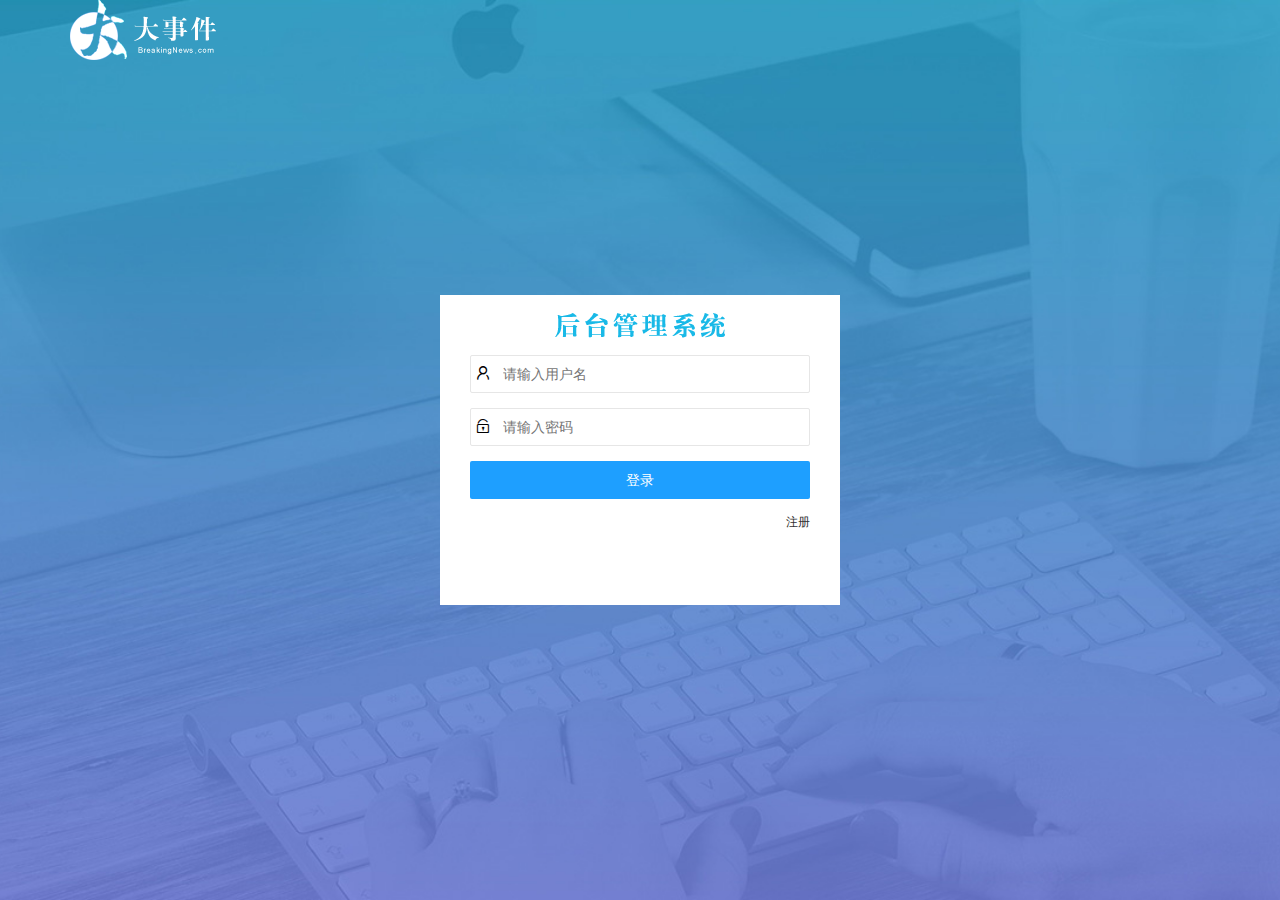
<file: login.html>
<!DOCTYPE html>
<html lang="en">

<head>
    <meta charset="UTF-8">
    <meta name="viewport" content="width=device-width, initial-scale=1.0">
    <meta http-equiv="X-UA-Compatible" content="ie=edge">
    <title>大事件登录/注册</title>
    <link rel="stylesheet" href="/assets/lib/layui/css/layui.css">
    <link rel="stylesheet" href="/assets/css/login.css">
</head>
<!-- 顶部logo模块 -->

<body>
    <div class="layui-main"><img src="/assets/images/logo.png" alt=""></div>
</body>
<!-- 注册登录模块 -->
<div class="logandregbox">
    <div class="box-title"></div>
    <!-- 登录模块 -->
    <div class="log_box">
        <form class="layui-form" id="form_login">
            <!-- 用户名 -->
            <div class="layui-form-item">
                <i class="layui-icon layui-icon-username"></i>
                <input type="text" name="username" required lay-verify="required" placeholder="请输入用户名" autocomplete="off" class="layui-input">
            </div>
            <!-- 密码 -->
            <div class="layui-form-item">
                <i class="layui-icon layui-icon-password"></i>
                <input type="password" name="password" required lay-verify="required|pwd" placeholder="请输入密码" autocomplete="off" class="layui-input">
            </div>
            <div class="layui-form-item"> <button class="layui-btn layui-btn-fluid layui-btn-normal" lay-submit>登录</button></div>

            <div class="layui-form-item links"><a href="javascript:;" id="link_reg">注册</a></div>
        </form>


    </div>
    <!-- 注册模块 -->
    <div class="reg_box">
        <form class="layui-form" id="form_reg">
            <!-- 用户名 -->
            <div class="layui-form-item">
                <i class="layui-icon layui-icon-username"></i>
                <input type="text" name="username" required lay-verify="required" placeholder="请输入用户名" autocomplete="off" class="layui-input user">
            </div>
            <!-- 密码 -->
            <div class="layui-form-item">
                <i class="layui-icon layui-icon-password"></i>
                <input type="password" name="password" required lay-verify="required|pwd" placeholder="请输入密码" autocomplete="off" class="layui-input pwd">
            </div>
            <div class="layui-form-item">
                <i class="layui-icon layui-icon-password"></i>
                <input type="password" name="repassword" required lay-verify="required|repwd" placeholder="确认密码" autocomplete="off" class="layui-input">
            </div>
            <div class="layui-form-item"> <button class="layui-btn layui-btn-fluid layui-btn-normal" lay-submit>注册</button></div>

            <div class="layui-form-item links"> <a href="javascript:;" id="link_login">登录</a></div>
        </form>

    </div>

</div>
<script src="/assets/lib/layui/layui.all.js"></script>
<script src="/assets/lib/jquery.js"></script>
<script src="/assets/js/baseurlapi.js"></script>
<script src="/assets/js/login.js"></script>

</html>
</file>
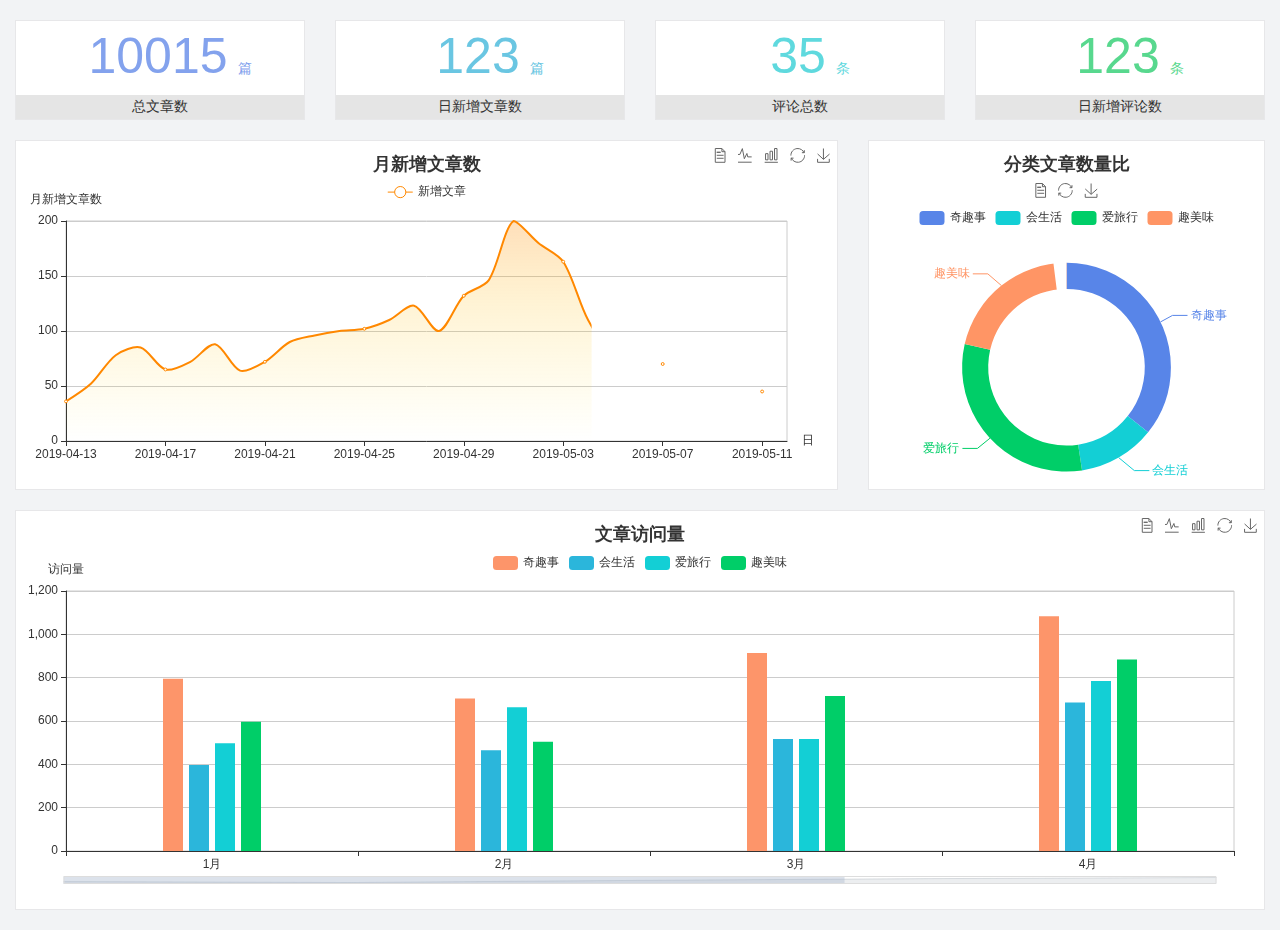
<file: home/dashboard.html>
<!DOCTYPE html>
<html lang="en">

<head>
  <meta charset="UTF-8">
  <meta name="viewport" content="width=device-width, initial-scale=1.0">
  <meta http-equiv="X-UA-Compatible" content="ie=edge">
  <title>图表统计</title>
  <link rel="stylesheet" href="../../assets/lib/bootstrap.css" />
  <link rel="stylesheet" href="../../assets/lib/main.css" />
  <script src="../../assets/lib/jquery.js"></script>
  <script type="text/javascript" src="../../assets/lib/echarts.min.js"></script>
</head>

<body>
  <div class="container-fluid">
    <div class="row spannel_list">
      <div class="col-sm-3 col-xs-6">
        <div class="spannel">
          <em>10015</em><span>篇</span>
          <b>总文章数</b>
        </div>
      </div>
      <div class="col-sm-3 col-xs-6">
        <div class="spannel scolor01">
          <em>123</em><span>篇</span>
          <b>日新增文章数</b>
        </div>
      </div>
      <div class="col-sm-3 col-xs-6">
        <div class="spannel scolor02">
          <em>35</em><span>条</span>
          <b>评论总数</b>
        </div>
      </div>
      <div class="col-sm-3 col-xs-6">
        <div class="spannel scolor03">
          <em>123</em><span>条</span>
          <b>日新增评论数</b>
        </div>
      </div>
    </div>
  </div>

  <div class="container-fluid">
    <div class="row curve-pie">
      <div class="col-lg-8 col-md-8">
        <div class="gragh_pannel" id="curve_show"></div>
      </div>
      <div class="col-lg-4 col-md-4">
        <div class="gragh_pannel" id="pie_show"></div>
      </div>
    </div>
  </div>

  <div class="container-fluid">
    <div class="column_pannel" id="column_show"></div>
  </div>

  <script>
    var oChart = echarts.init(document.getElementById('curve_show'));
    var aList_all = [
      { 'count': 36, 'date': '2019-04-13' },
      { 'count': 52, 'date': '2019-04-14' },
      { 'count': 78, 'date': '2019-04-15' },
      { 'count': 85, 'date': '2019-04-16' },
      { 'count': 65, 'date': '2019-04-17' },
      { 'count': 72, 'date': '2019-04-18' },
      { 'count': 88, 'date': '2019-04-19' },
      { 'count': 64, 'date': '2019-04-20' },
      { 'count': 72, 'date': '2019-04-21' },
      { 'count': 90, 'date': '2019-04-22' },
      { 'count': 96, 'date': '2019-04-23' },
      { 'count': 100, 'date': '2019-04-24' },
      { 'count': 102, 'date': '2019-04-25' },
      { 'count': 110, 'date': '2019-04-26' },
      { 'count': 123, 'date': '2019-04-27' },
      { 'count': 100, 'date': '2019-04-28' },
      { 'count': 132, 'date': '2019-04-29' },
      { 'count': 146, 'date': '2019-04-30' },
      { 'count': 200, 'date': '2019-05-01' },
      { 'count': 180, 'date': '2019-05-02' },
      { 'count': 163, 'date': '2019-05-03' },
      { 'count': 110, 'date': '2019-05-04' },
      { 'count': 80, 'date': '2019-05-05' },
      { 'count': 82, 'date': '2019-05-06' },
      { 'count': 70, 'date': '2019-05-07' },
      { 'count': 65, 'date': '2019-05-08' },
      { 'count': 54, 'date': '2019-05-09' },
      { 'count': 40, 'date': '2019-05-10' },
      { 'count': 45, 'date': '2019-05-11' },
      { 'count': 38, 'date': '2019-05-12' },
    ];

    let aCount = [];
    let aDate = [];

    for (var i = 0; i < aList_all.length; i++) {
      aCount.push(aList_all[i].count);
      aDate.push(aList_all[i].date);
    }

    var chartopt = {
      title: {
        text: '月新增文章数',
        left: 'center',
        top: '10'
      },
      tooltip: {
        trigger: 'axis'
      },
      legend: {
        data: ['新增文章'],
        top: '40'
      },
      toolbox: {
        show: true,
        feature: {
          mark: { show: true },
          dataView: { show: true, readOnly: false },
          magicType: { show: true, type: ['line', 'bar'] },
          restore: { show: true },
          saveAsImage: { show: true }
        }
      },
      calculable: true,
      xAxis: [
        {
          name: '日',
          type: 'category',
          boundaryGap: false,
          data: aDate
        }
      ],
      yAxis: [
        {
          name: '月新增文章数',
          type: 'value'
        }
      ],
      series: [
        {
          name: '新增文章',
          type: 'line',
          smooth: true,
          itemStyle: { normal: { areaStyle: { type: 'default' }, color: '#f80' }, lineStyle: { color: '#f80' } },
          data: aCount
        }],
      areaStyle: {
        normal: {
          color: new echarts.graphic.LinearGradient(0, 0, 0, 1, [{
            offset: 0,
            color: 'rgba(255,136,0,0.39)'
          }, {
            offset: .34,
            color: 'rgba(255,180,0,0.25)'
          }, {
            offset: 1,
            color: 'rgba(255,222,0,0.00)'
          }])

        }
      },
      grid: {
        show: true,
        x: 50,
        x2: 50,
        y: 80,
        height: 220
      }
    };

    oChart.setOption(chartopt);


    var oPie = echarts.init(document.getElementById('pie_show'));
    var oPieopt =
    {
      title: {
        top: 10,
        text: '分类文章数量比',
        x: 'center'
      },
      tooltip: {
        trigger: 'item',
        formatter: "{a} <br/>{b} : {c} ({d}%)"
      },
      color: ['#5885e8', '#13cfd5', '#00ce68', '#ff9565'],
      legend: {
        x: 'center',
        top: 65,
        data: ['奇趣事', '会生活', '爱旅行', '趣美味']
      },
      toolbox: {
        show: true,
        x: 'center',
        top: 35,
        feature: {
          mark: { show: true },
          dataView: { show: true, readOnly: false },
          magicType: {
            show: true,
            type: ['pie', 'funnel'],
            option: {
              funnel: {
                x: '25%',
                width: '50%',
                funnelAlign: 'left',
                max: 1548
              }
            }
          },
          restore: { show: true },
          saveAsImage: { show: true }
        }
      },
      calculable: true,
      series: [
        {
          name: '访问来源',
          type: 'pie',
          radius: ['45%', '60%'],
          center: ['50%', '65%'],
          data: [
            { value: 300, name: '奇趣事' },
            { value: 100, name: '会生活' },
            { value: 260, name: '爱旅行' },
            { value: 180, name: '趣美味' }
          ]
        }
      ]
    };
    oPie.setOption(oPieopt);



    var oColumn = this.echarts.init(document.getElementById('column_show'));
    var oColumnopt =
    {
      title: {
        text: '文章访问量',
        left: 'center',
        top: '10'
      },
      tooltip: {
        trigger: 'axis'
      },
      legend: {
        data: ['奇趣事', '会生活', '爱旅行', '趣美味'],
        top: '40'
      },
      toolbox: {
        show: true,
        feature: {
          mark: { show: true },
          dataView: { show: true, readOnly: false },
          magicType: { show: true, type: ['line', 'bar'] },
          restore: { show: true },
          saveAsImage: { show: true }
        }
      },
      calculable: true,
      xAxis: [
        {
          type: 'category',
          data: ['1月', '2月', '3月', '4月', '5月']
        }
      ],
      yAxis: [
        {
          name: '访问量',
          type: 'value'
        }
      ],
      series: [
        {
          name: '奇趣事',
          type: 'bar',
          barWidth: 20,
          itemStyle: {
            normal: { areaStyle: { type: 'default' }, color: '#fd956a' }
          },
          data: [800, 708, 920, 1090, 1200]
        },
        {
          name: '会生活',
          type: 'bar',
          barWidth: 20,
          itemStyle: {
            normal: { areaStyle: { type: 'default' }, color: '#2bb6db' }
          },
          data: [400, 468, 520, 690, 800]
        },
        {
          name: '爱旅行',
          type: 'bar',
          barWidth: 20,
          itemStyle: {
            normal: { areaStyle: { type: 'default' }, color: '#13cfd5' }
          },
          data: [500, 668, 520, 790, 900]
        },
        {
          name: '趣美味',
          type: 'bar',
          barWidth: 20,
          itemStyle: {
            normal: { areaStyle: { type: 'default' }, color: '#00ce68' }
          },
          data: [600, 508, 720, 890, 1000]
        }
      ],
      grid: {
        show: true,
        x: 50,
        x2: 30,
        y: 80,
        height: 260
      },
      dataZoom: [//给x轴设置滚动条
        {
          start: 0,//默认为0
          end: 100 - 1000 / 31,//默认为100
          type: 'slider',
          show: true,
          xAxisIndex: [0],
          handleSize: 0,//滑动条的 左右2个滑动条的大小
          height: 8,//组件高度
          left: 45, //左边的距离
          right: 50,//右边的距离
          bottom: 26,//右边的距离
          handleColor: '#ddd',//h滑动图标的颜色
          handleStyle: {
            borderColor: "#cacaca",
            borderWidth: "1",
            shadowBlur: 2,
            background: "#ddd",
            shadowColor: "#ddd",
          }
        }]
    };
    oColumn.setOption(oColumnopt);
  </script>
</body>

</html>
</file>
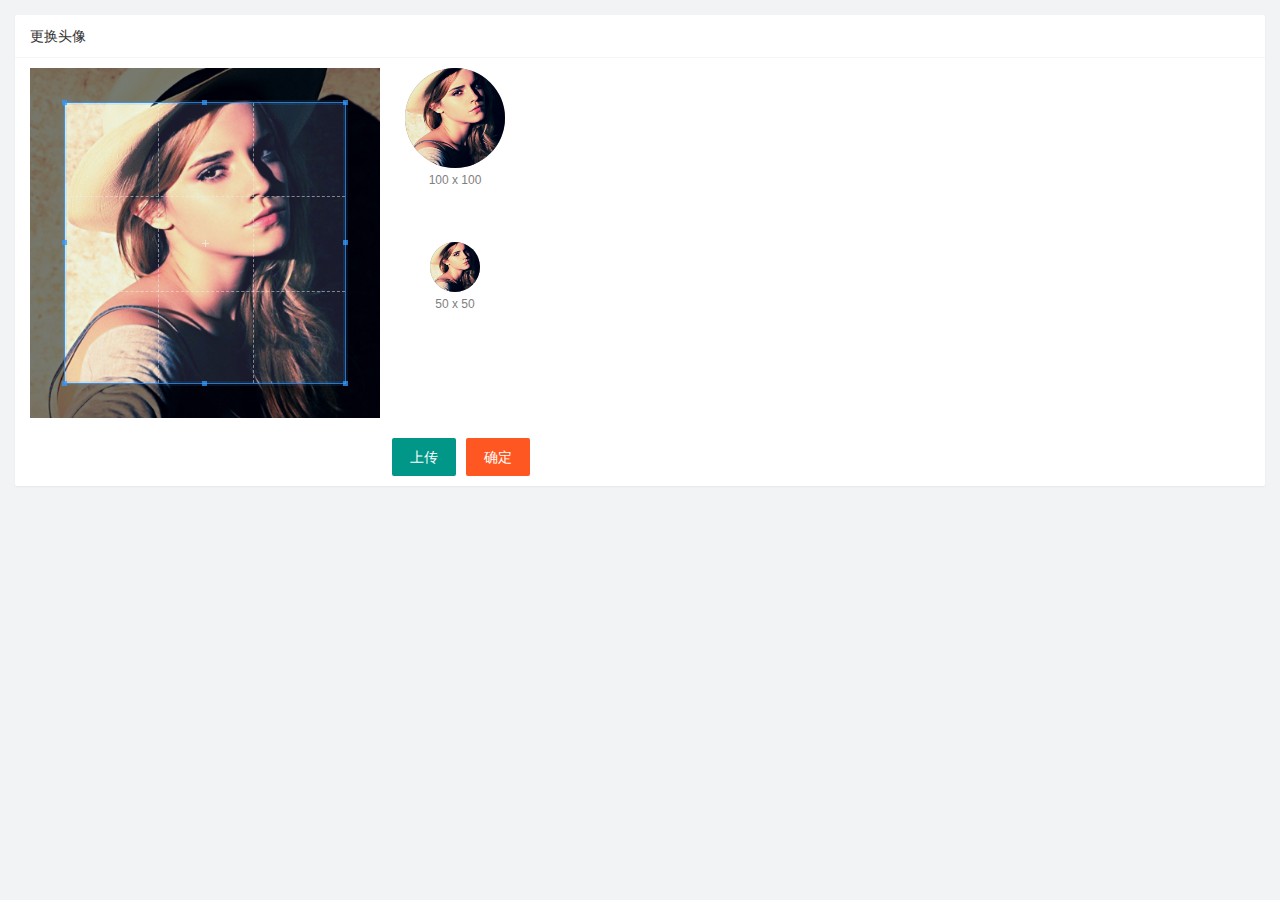
<file: user/user_avt.html>
<!DOCTYPE html>
<html lang="en">

<head>
    <meta charset="UTF-8">
    <meta name="viewport" content="width=device-width, initial-scale=1.0">
    <meta http-equiv="X-UA-Compatible" content="ie=edge">
    <title>Document</title>
    <link rel="stylesheet" href="/assets/lib/layui/css/layui.css">
    <link rel="stylesheet" href="/assets/css/user/user_avt.css">
    <link rel="stylesheet" href="/assets/lib/cropper/cropper.css">
</head>

<body>
    <div class="layui-card">
        <div class="layui-card-header">更换头像</div>
        <div class="layui-card-body">
            <!-- 第一行的图片裁剪和预览区域 -->
            <div class="row1">
                <!-- 图片裁剪区域 -->
                <div class="cropper-box">
                    <!-- 这个 img 标签很重要，将来会把它初始化为裁剪区域 -->
                    <img id="image" src="/assets/images/sample.jpg" />
                </div>
                <!-- 图片的预览区域 -->
                <div class="preview-box">
                    <div>
                        <!-- 宽高为 100px 的预览区域 -->
                        <div class="img-preview w100"></div>
                        <p class="size">100 x 100</p>
                    </div>
                    <div>
                        <!-- 宽高为 50px 的预览区域 -->
                        <div class="img-preview w50"></div>
                        <p class="size">50 x 50</p>
                    </div>
                </div>
            </div>

            <!-- 第二行的按钮区域 -->
            <div class="row2">
                <input type="file" id="imgfile" accept="image/png,image/jpeg">
                <button type="button" class="layui-btn" id="imgbtn">上传</button>
                <button type="button" id="btnupload" class="layui-btn layui-btn-danger">确定</button>
            </div>
        </div>
    </div>
    <script src="/assets/lib/layui/layui.all.js"></script>
    <script src="/assets/lib/jquery.js"></script>
    <script src="/assets/lib/cropper/Cropper.js"></script>
    <script src="/assets/lib/cropper/jquery-cropper.js"></script>
    <script src="/assets/js/baseurlapi.js"></script>
    <script src="/assets/js/user/user_avt.js"></script>
</body>

</html>
</file>
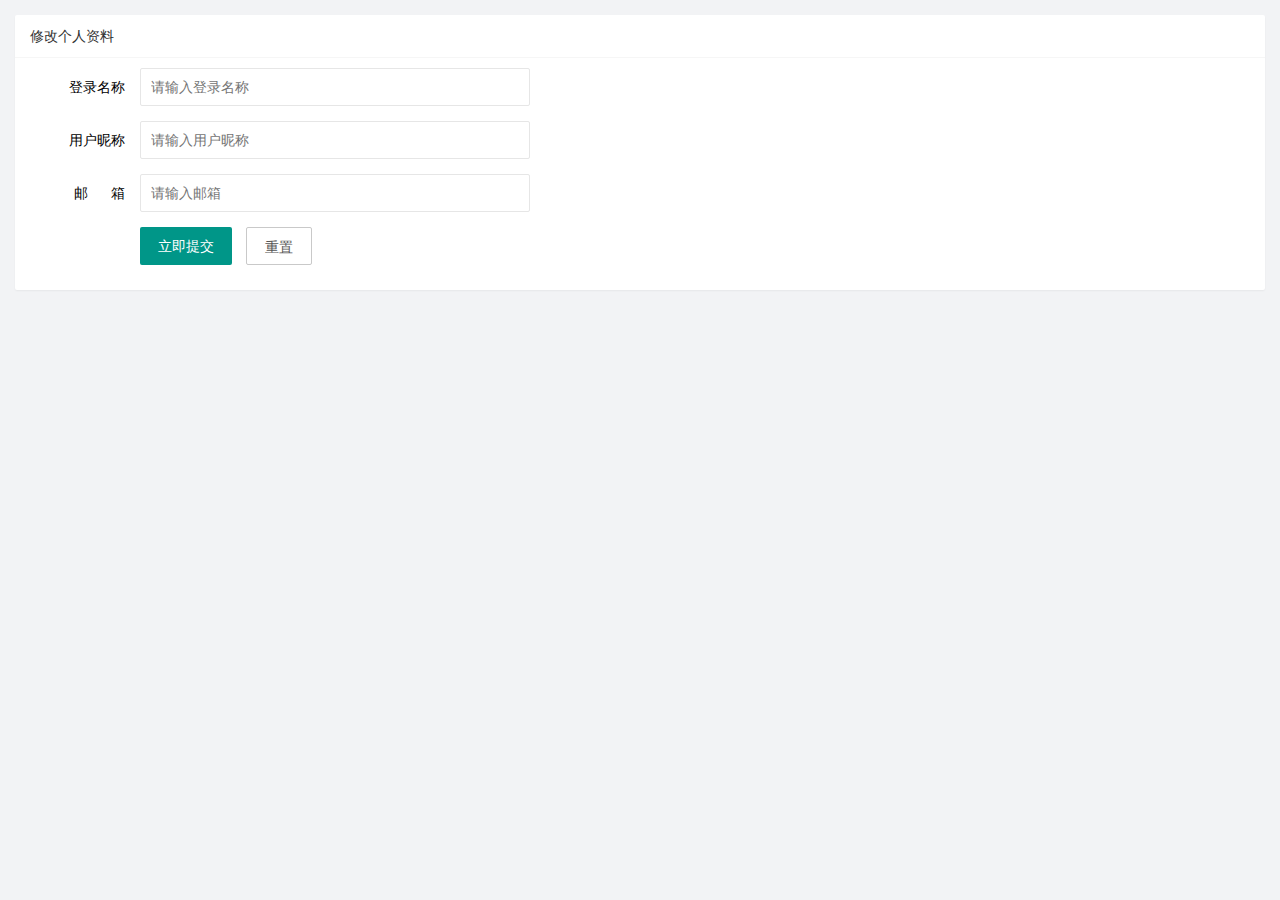
<file: user/user_info.html>
<!DOCTYPE html>
<html lang="en">

<head>
    <meta charset="UTF-8">
    <meta name="viewport" content="width=device-width, initial-scale=1.0">
    <meta http-equiv="X-UA-Compatible" content="ie=edge">
    <title>Document</title>
    <link rel="stylesheet" href="/assets/lib/layui/css/layui.css">
    <link rel="stylesheet" href="/assets/css/user/user_info.css">
</head>

<body>
    <!-- 卡片面板 -->
    <div class="layui-card">
        <div class="layui-card-header">修改个人资料</div>
        <div class="layui-card-body">
            <form class="layui-form" lay-filter="userinfo">
                <input type="hidden" name="id">
                <div class="layui-form-item">
                    <label class="layui-form-label">登录名称</label>
                    <div class="layui-input-block">
                        <input type="text" name="username" required lay-verify="required " placeholder="请输入登录名称 " autocomplete="off " class="layui-input " readonly/>
                    </div>
                </div>
                <div class="layui-form-item ">
                    <label class="layui-form-label ">用户昵称</label>
                    <div class="layui-input-block ">
                        <input type="text " name="nickname " required lay-verify="required|nickname " placeholder="请输入用户昵称 " autocomplete="off " class="layui-input ret">
                    </div>
                </div>
                <div class="layui-form-item ">
                    <label class="layui-form-label ">邮&nbsp;&nbsp;&nbsp;&nbsp;&nbsp;&nbsp;箱</label>
                    <div class="layui-input-block ">
                        <input type="text " name="email " required lay-verify="required|email " placeholder="请输入邮箱 " autocomplete="off " class="layui-input ret">
                    </div>
                </div>
                <div class="layui-form-item ">
                    <div class="layui-input-block ">
                        <button class="layui-btn " lay-submit lay-filter="formDemo ">立即提交</button>
                        <button type="reset " class="layui-btn layui-btn-primary" id="btnreset">重置</button>
                    </div>
                </div>
            </form>
        </div>
    </div>
    <script src="/assets/lib/layui/layui.all.js "></script>
    <script src="/assets/lib/jquery.js "></script>
    <script src="/assets/js/baseurlapi.js "></script>
    <script src="/assets/js/user/userinfo.js ">
    </script>
</body>

</html>
</file>
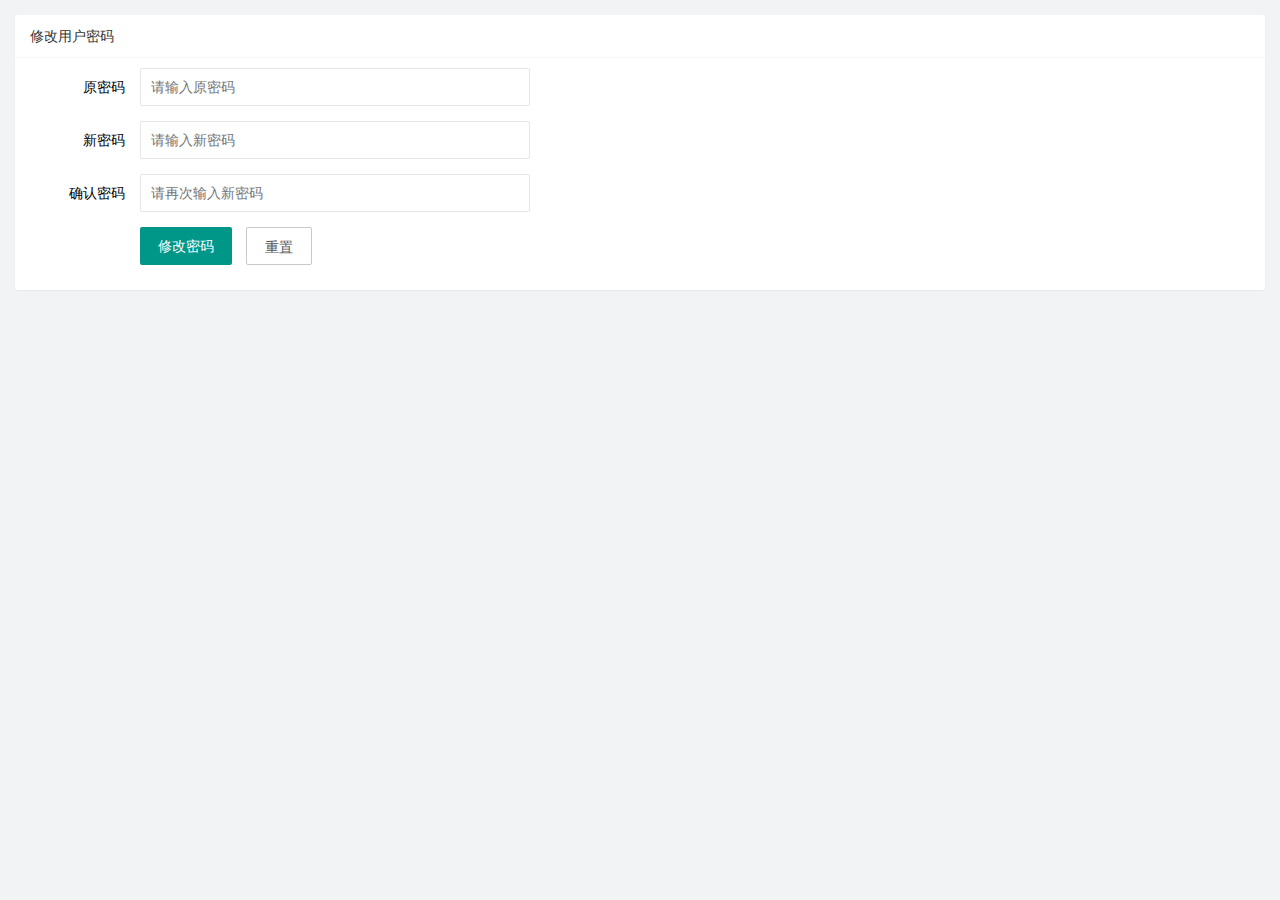
<file: user/user_pwd.html>
<!DOCTYPE html>
<html lang="en">

<head>
    <meta charset="UTF-8">
    <meta name="viewport" content="width=device-width, initial-scale=1.0">
    <meta http-equiv="X-UA-Compatible" content="ie=edge">
    <title>Document</title>
    <link rel="stylesheet" href="/assets/lib/layui/css/layui.css">
    <link rel="stylesheet" href="/assets/css/user/user_pwd.css">
</head>

<body>
    <div class="layui-card">
        <div class="layui-card-header">修改用户密码</div>
        <div class="layui-card-body">
            <form class="layui-form">
                <div class="layui-form-item">
                    <label class="layui-form-label">原密码</label>
                    <div class="layui-input-block">
                        <input type="password" name="oldpwd" required lay-verify="required|pwd" placeholder="请输入原密码" autocomplete="off" class="layui-input">
                    </div>
                </div>
                <div class="layui-form-item">
                    <label class="layui-form-label">新密码</label>
                    <div class="layui-input-block">
                        <input type="password" name="newpwd" required lay-verify="required|pwd|samepwd" placeholder="请输入新密码" autocomplete="off" class="layui-input">
                    </div>
                </div>
                <div class="layui-form-item">
                    <label class="layui-form-label">确认密码</label>
                    <div class="layui-input-block">
                        <input type="password" name="repwd" required lay-verify="required|pwd|repwd" placeholder="请再次输入新密码" autocomplete="off" class="layui-input">
                    </div>
                </div>
                <div class="layui-form-item">
                    <div class="layui-input-block">
                        <button class="layui-btn" lay-submit lay-filter="formDemo">修改密码</button>
                        <button type="reset" class="layui-btn layui-btn-primary">重置</button>
                    </div>
                </div>
            </form>
        </div>
    </div>
    <script src="/assets/lib/layui/layui.all.js"></script>
    <script src="/assets/lib/jquery.js"></script>
    <script src="/assets/js/baseurlapi.js"></script>
    <script src="/assets/js/user/user_pwd.js"></script>
</body>

</html>
</file>
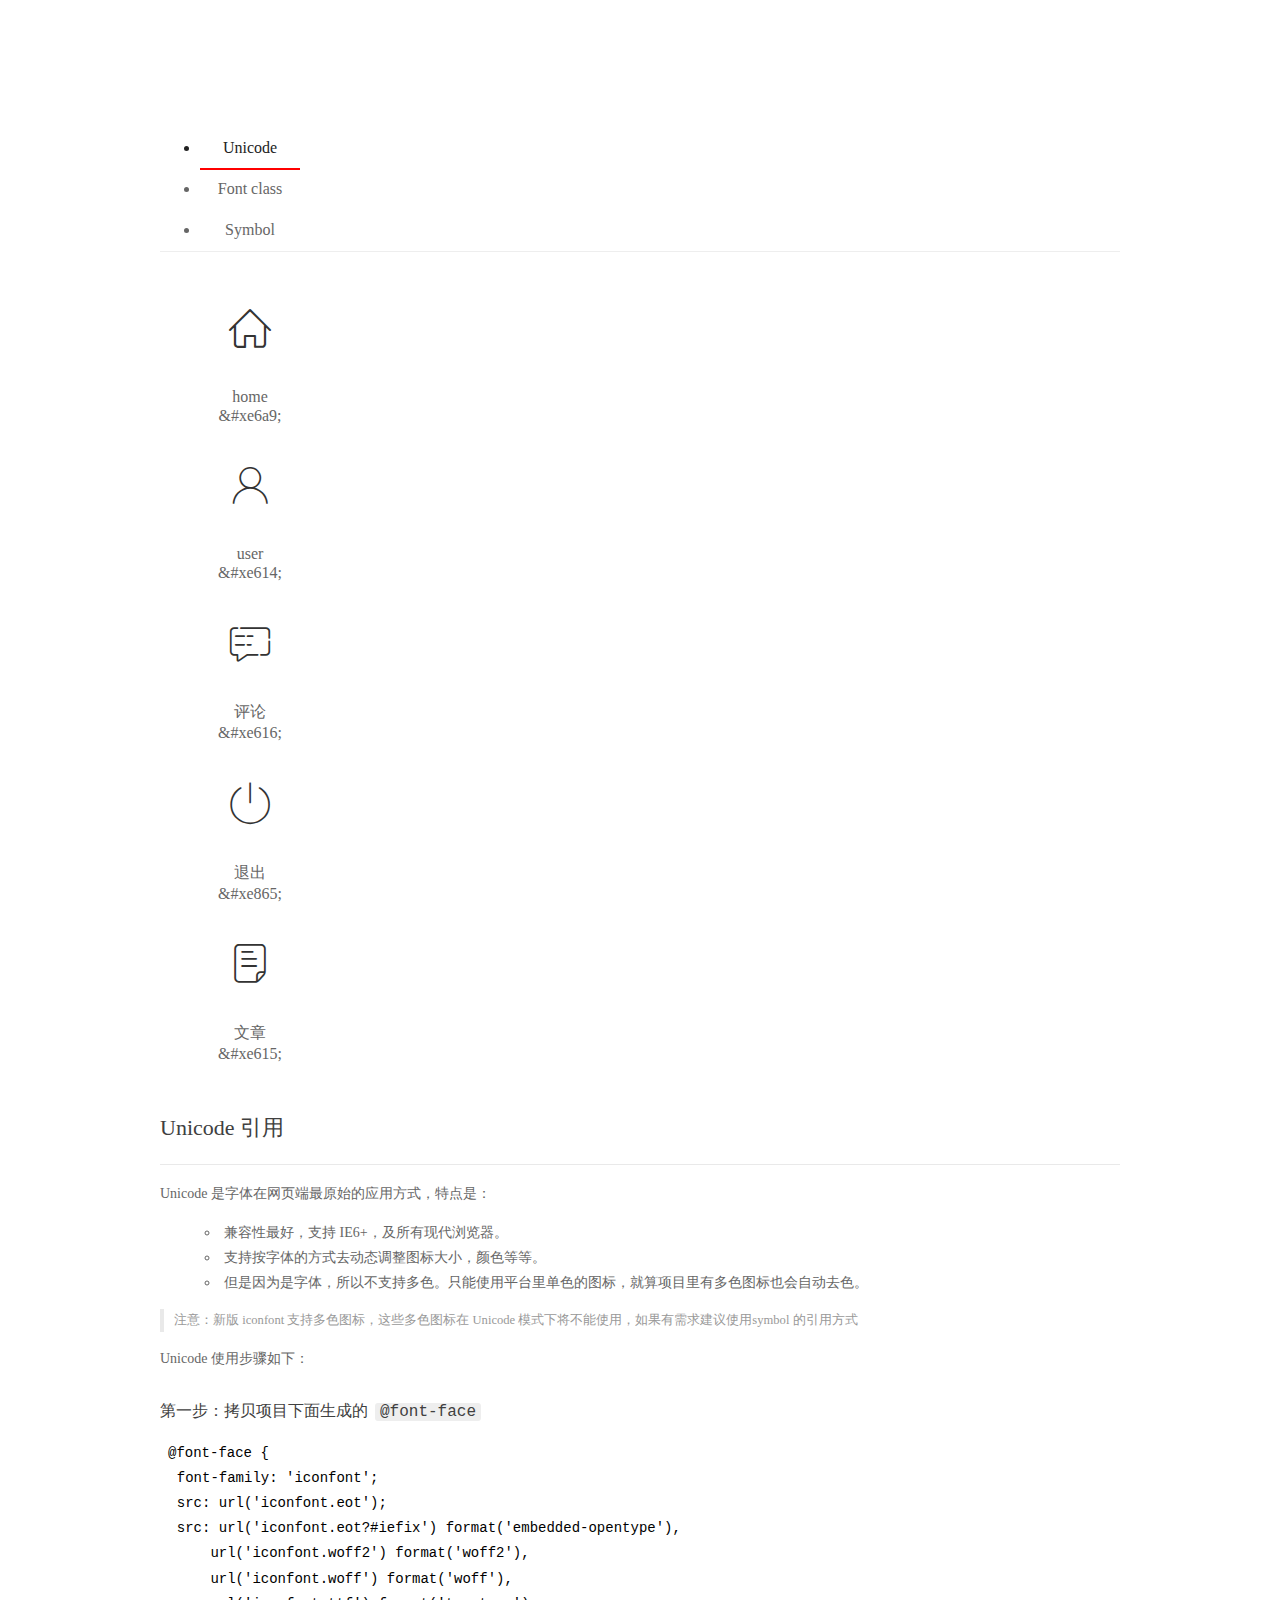
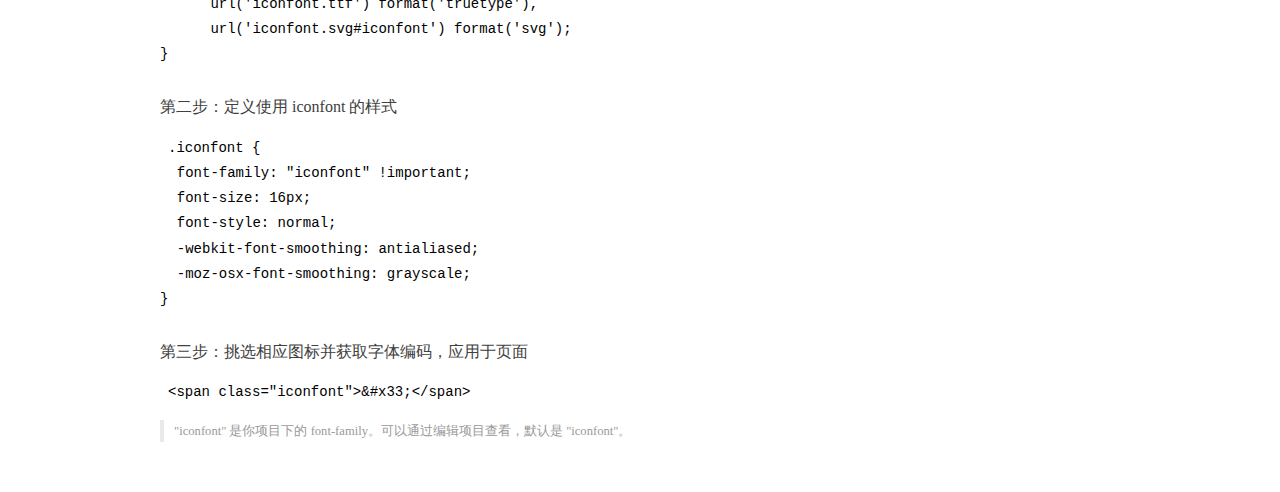
<file: assets/fonts/demo_index.html>
<!DOCTYPE html>
<html>
<head>
  <meta charset="utf-8"/>
  <title>IconFont Demo</title>
  <link rel="shortcut icon" href="https://gtms04.alicdn.com/tps/i4/TB1_oz6GVXXXXaFXpXXJDFnIXXX-64-64.ico" type="image/x-icon"/>
  <link rel="stylesheet" href="https://g.alicdn.com/thx/cube/1.3.2/cube.min.css">
  <link rel="stylesheet" href="demo.css">
  <link rel="stylesheet" href="iconfont.css">
  <script src="iconfont.js"></script>
  <!-- jQuery -->
  <script src="https://a1.alicdn.com/oss/uploads/2018/12/26/7bfddb60-08e8-11e9-9b04-53e73bb6408b.js"></script>
  <!-- 代码高亮 -->
  <script src="https://a1.alicdn.com/oss/uploads/2018/12/26/a3f714d0-08e6-11e9-8a15-ebf944d7534c.js"></script>
</head>
<body>
  <div class="main">
    <h1 class="logo"><a href="https://www.iconfont.cn/" title="iconfont 首页" target="_blank">&#xe86b;</a></h1>
    <div class="nav-tabs">
      <ul id="tabs" class="dib-box">
        <li class="dib active"><span>Unicode</span></li>
        <li class="dib"><span>Font class</span></li>
        <li class="dib"><span>Symbol</span></li>
      </ul>
      
    </div>
    <div class="tab-container">
      <div class="content unicode" style="display: block;">
          <ul class="icon_lists dib-box">
          
            <li class="dib">
              <span class="icon iconfont">&#xe6a9;</span>
                <div class="name">home</div>
                <div class="code-name">&amp;#xe6a9;</div>
              </li>
          
            <li class="dib">
              <span class="icon iconfont">&#xe614;</span>
                <div class="name">user</div>
                <div class="code-name">&amp;#xe614;</div>
              </li>
          
            <li class="dib">
              <span class="icon iconfont">&#xe616;</span>
                <div class="name">评论</div>
                <div class="code-name">&amp;#xe616;</div>
              </li>
          
            <li class="dib">
              <span class="icon iconfont">&#xe865;</span>
                <div class="name">退出</div>
                <div class="code-name">&amp;#xe865;</div>
              </li>
          
            <li class="dib">
              <span class="icon iconfont">&#xe615;</span>
                <div class="name">文章</div>
                <div class="code-name">&amp;#xe615;</div>
              </li>
          
          </ul>
          <div class="article markdown">
          <h2 id="unicode-">Unicode 引用</h2>
          <hr>

          <p>Unicode 是字体在网页端最原始的应用方式，特点是：</p>
          <ul>
            <li>兼容性最好，支持 IE6+，及所有现代浏览器。</li>
            <li>支持按字体的方式去动态调整图标大小，颜色等等。</li>
            <li>但是因为是字体，所以不支持多色。只能使用平台里单色的图标，就算项目里有多色图标也会自动去色。</li>
          </ul>
          <blockquote>
            <p>注意：新版 iconfont 支持多色图标，这些多色图标在 Unicode 模式下将不能使用，如果有需求建议使用symbol 的引用方式</p>
          </blockquote>
          <p>Unicode 使用步骤如下：</p>
          <h3 id="-font-face">第一步：拷贝项目下面生成的 <code>@font-face</code></h3>
<pre><code class="language-css"
>@font-face {
  font-family: 'iconfont';
  src: url('iconfont.eot');
  src: url('iconfont.eot?#iefix') format('embedded-opentype'),
      url('iconfont.woff2') format('woff2'),
      url('iconfont.woff') format('woff'),
      url('iconfont.ttf') format('truetype'),
      url('iconfont.svg#iconfont') format('svg');
}
</code></pre>
          <h3 id="-iconfont-">第二步：定义使用 iconfont 的样式</h3>
<pre><code class="language-css"
>.iconfont {
  font-family: "iconfont" !important;
  font-size: 16px;
  font-style: normal;
  -webkit-font-smoothing: antialiased;
  -moz-osx-font-smoothing: grayscale;
}
</code></pre>
          <h3 id="-">第三步：挑选相应图标并获取字体编码，应用于页面</h3>
<pre>
<code class="language-html"
>&lt;span class="iconfont"&gt;&amp;#x33;&lt;/span&gt;
</code></pre>
          <blockquote>
            <p>"iconfont" 是你项目下的 font-family。可以通过编辑项目查看，默认是 "iconfont"。</p>
          </blockquote>
          </div>
      </div>
      <div class="content font-class">
        <ul class="icon_lists dib-box">
          
          <li class="dib">
            <span class="icon iconfont icon-home"></span>
            <div class="name">
              home
            </div>
            <div class="code-name">.icon-home
            </div>
          </li>
          
          <li class="dib">
            <span class="icon iconfont icon-user"></span>
            <div class="name">
              user
            </div>
            <div class="code-name">.icon-user
            </div>
          </li>
          
          <li class="dib">
            <span class="icon iconfont icon-pinglun"></span>
            <div class="name">
              评论
            </div>
            <div class="code-name">.icon-pinglun
            </div>
          </li>
          
          <li class="dib">
            <span class="icon iconfont icon-tuichu"></span>
            <div class="name">
              退出
            </div>
            <div class="code-name">.icon-tuichu
            </div>
          </li>
          
          <li class="dib">
            <span class="icon iconfont icon-16"></span>
            <div class="name">
              文章
            </div>
            <div class="code-name">.icon-16
            </div>
          </li>
          
        </ul>
        <div class="article markdown">
        <h2 id="font-class-">font-class 引用</h2>
        <hr>

        <p>font-class 是 Unicode 使用方式的一种变种，主要是解决 Unicode 书写不直观，语意不明确的问题。</p>
        <p>与 Unicode 使用方式相比，具有如下特点：</p>
        <ul>
          <li>兼容性良好，支持 IE8+，及所有现代浏览器。</li>
          <li>相比于 Unicode 语意明确，书写更直观。可以很容易分辨这个 icon 是什么。</li>
          <li>因为使用 class 来定义图标，所以当要替换图标时，只需要修改 class 里面的 Unicode 引用。</li>
          <li>不过因为本质上还是使用的字体，所以多色图标还是不支持的。</li>
        </ul>
        <p>使用步骤如下：</p>
        <h3 id="-fontclass-">第一步：引入项目下面生成的 fontclass 代码：</h3>
<pre><code class="language-html">&lt;link rel="stylesheet" href="./iconfont.css"&gt;
</code></pre>
        <h3 id="-">第二步：挑选相应图标并获取类名，应用于页面：</h3>
<pre><code class="language-html">&lt;span class="iconfont icon-xxx"&gt;&lt;/span&gt;
</code></pre>
        <blockquote>
          <p>"
            iconfont" 是你项目下的 font-family。可以通过编辑项目查看，默认是 "iconfont"。</p>
        </blockquote>
      </div>
      </div>
      <div class="content symbol">
          <ul class="icon_lists dib-box">
          
            <li class="dib">
                <svg class="icon svg-icon" aria-hidden="true">
                  <use xlink:href="#icon-home"></use>
                </svg>
                <div class="name">home</div>
                <div class="code-name">#icon-home</div>
            </li>
          
            <li class="dib">
                <svg class="icon svg-icon" aria-hidden="true">
                  <use xlink:href="#icon-user"></use>
                </svg>
                <div class="name">user</div>
                <div class="code-name">#icon-user</div>
            </li>
          
            <li class="dib">
                <svg class="icon svg-icon" aria-hidden="true">
                  <use xlink:href="#icon-pinglun"></use>
                </svg>
                <div class="name">评论</div>
                <div class="code-name">#icon-pinglun</div>
            </li>
          
            <li class="dib">
                <svg class="icon svg-icon" aria-hidden="true">
                  <use xlink:href="#icon-tuichu"></use>
                </svg>
                <div class="name">退出</div>
                <div class="code-name">#icon-tuichu</div>
            </li>
          
            <li class="dib">
                <svg class="icon svg-icon" aria-hidden="true">
                  <use xlink:href="#icon-16"></use>
                </svg>
                <div class="name">文章</div>
                <div class="code-name">#icon-16</div>
            </li>
          
          </ul>
          <div class="article markdown">
          <h2 id="symbol-">Symbol 引用</h2>
          <hr>

          <p>这是一种全新的使用方式，应该说这才是未来的主流，也是平台目前推荐的用法。相关介绍可以参考这篇<a href="">文章</a>
            这种用法其实是做了一个 SVG 的集合，与另外两种相比具有如下特点：</p>
          <ul>
            <li>支持多色图标了，不再受单色限制。</li>
            <li>通过一些技巧，支持像字体那样，通过 <code>font-size</code>, <code>color</code> 来调整样式。</li>
            <li>兼容性较差，支持 IE9+，及现代浏览器。</li>
            <li>浏览器渲染 SVG 的性能一般，还不如 png。</li>
          </ul>
          <p>使用步骤如下：</p>
          <h3 id="-symbol-">第一步：引入项目下面生成的 symbol 代码：</h3>
<pre><code class="language-html">&lt;script src="./iconfont.js"&gt;&lt;/script&gt;
</code></pre>
          <h3 id="-css-">第二步：加入通用 CSS 代码（引入一次就行）：</h3>
<pre><code class="language-html">&lt;style&gt;
.icon {
  width: 1em;
  height: 1em;
  vertical-align: -0.15em;
  fill: currentColor;
  overflow: hidden;
}
&lt;/style&gt;
</code></pre>
          <h3 id="-">第三步：挑选相应图标并获取类名，应用于页面：</h3>
<pre><code class="language-html">&lt;svg class="icon" aria-hidden="true"&gt;
  &lt;use xlink:href="#icon-xxx"&gt;&lt;/use&gt;
&lt;/svg&gt;
</code></pre>
          </div>
      </div>

    </div>
  </div>
  <script>
  $(document).ready(function () {
      $('.tab-container .content:first').show()

      $('#tabs li').click(function (e) {
        var tabContent = $('.tab-container .content')
        var index = $(this).index()

        if ($(this).hasClass('active')) {
          return
        } else {
          $('#tabs li').removeClass('active')
          $(this).addClass('active')

          tabContent.hide().eq(index).fadeIn()
        }
      })
    })
  </script>
</body>
</html>
</file>
<file: assets/lib/layui/css/layui.css>
/** layui-v2.5.5 MIT License By https://www.layui.com */
 .layui-inline,img{display:inline-block;vertical-align:middle}h1,h2,h3,h4,h5,h6{font-weight:400}.layui-edge,.layui-header,.layui-inline,.layui-main{position:relative}.layui-body,.layui-edge,.layui-elip{overflow:hidden}.layui-btn,.layui-edge,.layui-inline,img{vertical-align:middle}.layui-btn,.layui-disabled,.layui-icon,.layui-unselect{-moz-user-select:none;-webkit-user-select:none;-ms-user-select:none}.layui-elip,.layui-form-checkbox span,.layui-form-pane .layui-form-label{text-overflow:ellipsis;white-space:nowrap}.layui-breadcrumb,.layui-tree-btnGroup{visibility:hidden}blockquote,body,button,dd,div,dl,dt,form,h1,h2,h3,h4,h5,h6,input,li,ol,p,pre,td,textarea,th,ul{margin:0;padding:0;-webkit-tap-highlight-color:rgba(0,0,0,0)}a:active,a:hover{outline:0}img{border:none}li{list-style:none}table{border-collapse:collapse;border-spacing:0}h4,h5,h6{font-size:100%}button,input,optgroup,option,select,textarea{font-family:inherit;font-size:inherit;font-style:inherit;font-weight:inherit;outline:0}pre{white-space:pre-wrap;white-space:-moz-pre-wrap;white-space:-pre-wrap;white-space:-o-pre-wrap;word-wrap:break-word}body{line-height:24px;font:14px Helvetica Neue,Helvetica,PingFang SC,Tahoma,Arial,sans-serif}hr{height:1px;margin:10px 0;border:0;clear:both}a{color:#333;text-decoration:none}a:hover{color:#777}a cite{font-style:normal;*cursor:pointer}.layui-border-box,.layui-border-box *{box-sizing:border-box}.layui-box,.layui-box *{box-sizing:content-box}.layui-clear{clear:both;*zoom:1}.layui-clear:after{content:'\20';clear:both;*zoom:1;display:block;height:0}.layui-inline{*display:inline;*zoom:1}.layui-edge{display:inline-block;width:0;height:0;border-width:6px;border-style:dashed;border-color:transparent}.layui-edge-top{top:-4px;border-bottom-color:#999;border-bottom-style:solid}.layui-edge-right{border-left-color:#999;border-left-style:solid}.layui-edge-bottom{top:2px;border-top-color:#999;border-top-style:solid}.layui-edge-left{border-right-color:#999;border-right-style:solid}.layui-disabled,.layui-disabled:hover{color:#d2d2d2!important;cursor:not-allowed!important}.layui-circle{border-radius:100%}.layui-show{display:block!important}.layui-hide{display:none!important}@font-face{font-family:layui-icon;src:url(../font/iconfont.eot?v=250);src:url(../font/iconfont.eot?v=250#iefix) format('embedded-opentype'),url(../font/iconfont.woff2?v=250) format('woff2'),url(../font/iconfont.woff?v=250) format('woff'),url(../font/iconfont.ttf?v=250) format('truetype'),url(../font/iconfont.svg?v=250#layui-icon) format('svg')}.layui-icon{font-family:layui-icon!important;font-size:16px;font-style:normal;-webkit-font-smoothing:antialiased;-moz-osx-font-smoothing:grayscale}.layui-icon-reply-fill:before{content:"\e611"}.layui-icon-set-fill:before{content:"\e614"}.layui-icon-menu-fill:before{content:"\e60f"}.layui-icon-search:before{content:"\e615"}.layui-icon-share:before{content:"\e641"}.layui-icon-set-sm:before{content:"\e620"}.layui-icon-engine:before{content:"\e628"}.layui-icon-close:before{content:"\1006"}.layui-icon-close-fill:before{content:"\1007"}.layui-icon-chart-screen:before{content:"\e629"}.layui-icon-star:before{content:"\e600"}.layui-icon-circle-dot:before{content:"\e617"}.layui-icon-chat:before{content:"\e606"}.layui-icon-release:before{content:"\e609"}.layui-icon-list:before{content:"\e60a"}.layui-icon-chart:before{content:"\e62c"}.layui-icon-ok-circle:before{content:"\1005"}.layui-icon-layim-theme:before{content:"\e61b"}.layui-icon-table:before{content:"\e62d"}.layui-icon-right:before{content:"\e602"}.layui-icon-left:before{content:"\e603"}.layui-icon-cart-simple:before{content:"\e698"}.layui-icon-face-cry:before{content:"\e69c"}.layui-icon-face-smile:before{content:"\e6af"}.layui-icon-survey:before{content:"\e6b2"}.layui-icon-tree:before{content:"\e62e"}.layui-icon-upload-circle:before{content:"\e62f"}.layui-icon-add-circle:before{content:"\e61f"}.layui-icon-download-circle:before{content:"\e601"}.layui-icon-templeate-1:before{content:"\e630"}.layui-icon-util:before{content:"\e631"}.layui-icon-face-surprised:before{content:"\e664"}.layui-icon-edit:before{content:"\e642"}.layui-icon-speaker:before{content:"\e645"}.layui-icon-down:before{content:"\e61a"}.layui-icon-file:before{content:"\e621"}.layui-icon-layouts:before{content:"\e632"}.layui-icon-rate-half:before{content:"\e6c9"}.layui-icon-add-circle-fine:before{content:"\e608"}.layui-icon-prev-circle:before{content:"\e633"}.layui-icon-read:before{content:"\e705"}.layui-icon-404:before{content:"\e61c"}.layui-icon-carousel:before{content:"\e634"}.layui-icon-help:before{content:"\e607"}.layui-icon-code-circle:before{content:"\e635"}.layui-icon-water:before{content:"\e636"}.layui-icon-username:before{content:"\e66f"}.layui-icon-find-fill:before{content:"\e670"}.layui-icon-about:before{content:"\e60b"}.layui-icon-location:before{content:"\e715"}.layui-icon-up:before{content:"\e619"}.layui-icon-pause:before{content:"\e651"}.layui-icon-date:before{content:"\e637"}.layui-icon-layim-uploadfile:before{content:"\e61d"}.layui-icon-delete:before{content:"\e640"}.layui-icon-play:before{content:"\e652"}.layui-icon-top:before{content:"\e604"}.layui-icon-friends:before{content:"\e612"}.layui-icon-refresh-3:before{content:"\e9aa"}.layui-icon-ok:before{content:"\e605"}.layui-icon-layer:before{content:"\e638"}.layui-icon-face-smile-fine:before{content:"\e60c"}.layui-icon-dollar:before{content:"\e659"}.layui-icon-group:before{content:"\e613"}.layui-icon-layim-download:before{content:"\e61e"}.layui-icon-picture-fine:before{content:"\e60d"}.layui-icon-link:before{content:"\e64c"}.layui-icon-diamond:before{content:"\e735"}.layui-icon-log:before{content:"\e60e"}.layui-icon-rate-solid:before{content:"\e67a"}.layui-icon-fonts-del:before{content:"\e64f"}.layui-icon-unlink:before{content:"\e64d"}.layui-icon-fonts-clear:before{content:"\e639"}.layui-icon-triangle-r:before{content:"\e623"}.layui-icon-circle:before{content:"\e63f"}.layui-icon-radio:before{content:"\e643"}.layui-icon-align-center:before{content:"\e647"}.layui-icon-align-right:before{content:"\e648"}.layui-icon-align-left:before{content:"\e649"}.layui-icon-loading-1:before{content:"\e63e"}.layui-icon-return:before{content:"\e65c"}.layui-icon-fonts-strong:before{content:"\e62b"}.layui-icon-upload:before{content:"\e67c"}.layui-icon-dialogue:before{content:"\e63a"}.layui-icon-video:before{content:"\e6ed"}.layui-icon-headset:before{content:"\e6fc"}.layui-icon-cellphone-fine:before{content:"\e63b"}.layui-icon-add-1:before{content:"\e654"}.layui-icon-face-smile-b:before{content:"\e650"}.layui-icon-fonts-html:before{content:"\e64b"}.layui-icon-form:before{content:"\e63c"}.layui-icon-cart:before{content:"\e657"}.layui-icon-camera-fill:before{content:"\e65d"}.layui-icon-tabs:before{content:"\e62a"}.layui-icon-fonts-code:before{content:"\e64e"}.layui-icon-fire:before{content:"\e756"}.layui-icon-set:before{content:"\e716"}.layui-icon-fonts-u:before{content:"\e646"}.layui-icon-triangle-d:before{content:"\e625"}.layui-icon-tips:before{content:"\e702"}.layui-icon-picture:before{content:"\e64a"}.layui-icon-more-vertical:before{content:"\e671"}.layui-icon-flag:before{content:"\e66c"}.layui-icon-loading:before{content:"\e63d"}.layui-icon-fonts-i:before{content:"\e644"}.layui-icon-refresh-1:before{content:"\e666"}.layui-icon-rmb:before{content:"\e65e"}.layui-icon-home:before{content:"\e68e"}.layui-icon-user:before{content:"\e770"}.layui-icon-notice:before{content:"\e667"}.layui-icon-login-weibo:before{content:"\e675"}.layui-icon-voice:before{content:"\e688"}.layui-icon-upload-drag:before{content:"\e681"}.layui-icon-login-qq:before{content:"\e676"}.layui-icon-snowflake:before{content:"\e6b1"}.layui-icon-file-b:before{content:"\e655"}.layui-icon-template:before{content:"\e663"}.layui-icon-auz:before{content:"\e672"}.layui-icon-console:before{content:"\e665"}.layui-icon-app:before{content:"\e653"}.layui-icon-prev:before{content:"\e65a"}.layui-icon-website:before{content:"\e7ae"}.layui-icon-next:before{content:"\e65b"}.layui-icon-component:before{content:"\e857"}.layui-icon-more:before{content:"\e65f"}.layui-icon-login-wechat:before{content:"\e677"}.layui-icon-shrink-right:before{content:"\e668"}.layui-icon-spread-left:before{content:"\e66b"}.layui-icon-camera:before{content:"\e660"}.layui-icon-note:before{content:"\e66e"}.layui-icon-refresh:before{content:"\e669"}.layui-icon-female:before{content:"\e661"}.layui-icon-male:before{content:"\e662"}.layui-icon-password:before{content:"\e673"}.layui-icon-senior:before{content:"\e674"}.layui-icon-theme:before{content:"\e66a"}.layui-icon-tread:before{content:"\e6c5"}.layui-icon-praise:before{content:"\e6c6"}.layui-icon-star-fill:before{content:"\e658"}.layui-icon-rate:before{content:"\e67b"}.layui-icon-template-1:before{content:"\e656"}.layui-icon-vercode:before{content:"\e679"}.layui-icon-cellphone:before{content:"\e678"}.layui-icon-screen-full:before{content:"\e622"}.layui-icon-screen-restore:before{content:"\e758"}.layui-icon-cols:before{content:"\e610"}.layui-icon-export:before{content:"\e67d"}.layui-icon-print:before{content:"\e66d"}.layui-icon-slider:before{content:"\e714"}.layui-icon-addition:before{content:"\e624"}.layui-icon-subtraction:before{content:"\e67e"}.layui-icon-service:before{content:"\e626"}.layui-icon-transfer:before{content:"\e691"}.layui-main{width:1140px;margin:0 auto}.layui-header{z-index:1000;height:60px}.layui-header a:hover{transition:all .5s;-webkit-transition:all .5s}.layui-side{position:fixed;left:0;top:0;bottom:0;z-index:999;width:200px;overflow-x:hidden}.layui-side-scroll{position:relative;width:220px;height:100%;overflow-x:hidden}.layui-body{position:absolute;left:200px;right:0;top:0;bottom:0;z-index:998;width:auto;overflow-y:auto;box-sizing:border-box}.layui-layout-body{overflow:hidden}.layui-layout-admin .layui-header{background-color:#23262E}.layui-layout-admin .layui-side{top:60px;width:200px;overflow-x:hidden}.layui-layout-admin .layui-body{position:fixed;top:60px;bottom:44px}.layui-layout-admin .layui-main{width:auto;margin:0 15px}.layui-layout-admin .layui-footer{position:fixed;left:200px;right:0;bottom:0;height:44px;line-height:44px;padding:0 15px;background-color:#eee}.layui-layout-admin .layui-logo{position:absolute;left:0;top:0;width:200px;height:100%;line-height:60px;text-align:center;color:#009688;font-size:16px}.layui-layout-admin .layui-header .layui-nav{background:0 0}.layui-layout-left{position:absolute!important;left:200px;top:0}.layui-layout-right{position:absolute!important;right:0;top:0}.layui-container{position:relative;margin:0 auto;padding:0 15px;box-sizing:border-box}.layui-fluid{position:relative;margin:0 auto;padding:0 15px}.layui-row:after,.layui-row:before{content:'';display:block;clear:both}.layui-col-lg1,.layui-col-lg10,.layui-col-lg11,.layui-col-lg12,.layui-col-lg2,.layui-col-lg3,.layui-col-lg4,.layui-col-lg5,.layui-col-lg6,.layui-col-lg7,.layui-col-lg8,.layui-col-lg9,.layui-col-md1,.layui-col-md10,.layui-col-md11,.layui-col-md12,.layui-col-md2,.layui-col-md3,.layui-col-md4,.layui-col-md5,.layui-col-md6,.layui-col-md7,.layui-col-md8,.layui-col-md9,.layui-col-sm1,.layui-col-sm10,.layui-col-sm11,.layui-col-sm12,.layui-col-sm2,.layui-col-sm3,.layui-col-sm4,.layui-col-sm5,.layui-col-sm6,.layui-col-sm7,.layui-col-sm8,.layui-col-sm9,.layui-col-xs1,.layui-col-xs10,.layui-col-xs11,.layui-col-xs12,.layui-col-xs2,.layui-col-xs3,.layui-col-xs4,.layui-col-xs5,.layui-col-xs6,.layui-col-xs7,.layui-col-xs8,.layui-col-xs9{position:relative;display:block;box-sizing:border-box}.layui-col-xs1,.layui-col-xs10,.layui-col-xs11,.layui-col-xs12,.layui-col-xs2,.layui-col-xs3,.layui-col-xs4,.layui-col-xs5,.layui-col-xs6,.layui-col-xs7,.layui-col-xs8,.layui-col-xs9{float:left}.layui-col-xs1{width:8.33333333%}.layui-col-xs2{width:16.66666667%}.layui-col-xs3{width:25%}.layui-col-xs4{width:33.33333333%}.layui-col-xs5{width:41.66666667%}.layui-col-xs6{width:50%}.layui-col-xs7{width:58.33333333%}.layui-col-xs8{width:66.66666667%}.layui-col-xs9{width:75%}.layui-col-xs10{width:83.33333333%}.layui-col-xs11{width:91.66666667%}.layui-col-xs12{width:100%}.layui-col-xs-offset1{margin-left:8.33333333%}.layui-col-xs-offset2{margin-left:16.66666667%}.layui-col-xs-offset3{margin-left:25%}.layui-col-xs-offset4{margin-left:33.33333333%}.layui-col-xs-offset5{margin-left:41.66666667%}.layui-col-xs-offset6{margin-left:50%}.layui-col-xs-offset7{margin-left:58.33333333%}.layui-col-xs-offset8{margin-left:66.66666667%}.layui-col-xs-offset9{margin-left:75%}.layui-col-xs-offset10{margin-left:83.33333333%}.layui-col-xs-offset11{margin-left:91.66666667%}.layui-col-xs-offset12{margin-left:100%}@media screen and (max-width:768px){.layui-hide-xs{display:none!important}.layui-show-xs-block{display:block!important}.layui-show-xs-inline{display:inline!important}.layui-show-xs-inline-block{display:inline-block!important}}@media screen and (min-width:768px){.layui-container{width:750px}.layui-hide-sm{display:none!important}.layui-show-sm-block{display:block!important}.layui-show-sm-inline{display:inline!important}.layui-show-sm-inline-block{display:inline-block!important}.layui-col-sm1,.layui-col-sm10,.layui-col-sm11,.layui-col-sm12,.layui-col-sm2,.layui-col-sm3,.layui-col-sm4,.layui-col-sm5,.layui-col-sm6,.layui-col-sm7,.layui-col-sm8,.layui-col-sm9{float:left}.layui-col-sm1{width:8.33333333%}.layui-col-sm2{width:16.66666667%}.layui-col-sm3{width:25%}.layui-col-sm4{width:33.33333333%}.layui-col-sm5{width:41.66666667%}.layui-col-sm6{width:50%}.layui-col-sm7{width:58.33333333%}.layui-col-sm8{width:66.66666667%}.layui-col-sm9{width:75%}.layui-col-sm10{width:83.33333333%}.layui-col-sm11{width:91.66666667%}.layui-col-sm12{width:100%}.layui-col-sm-offset1{margin-left:8.33333333%}.layui-col-sm-offset2{margin-left:16.66666667%}.layui-col-sm-offset3{margin-left:25%}.layui-col-sm-offset4{margin-left:33.33333333%}.layui-col-sm-offset5{margin-left:41.66666667%}.layui-col-sm-offset6{margin-left:50%}.layui-col-sm-offset7{margin-left:58.33333333%}.layui-col-sm-offset8{margin-left:66.66666667%}.layui-col-sm-offset9{margin-left:75%}.layui-col-sm-offset10{margin-left:83.33333333%}.layui-col-sm-offset11{margin-left:91.66666667%}.layui-col-sm-offset12{margin-left:100%}}@media screen and (min-width:992px){.layui-container{width:970px}.layui-hide-md{display:none!important}.layui-show-md-block{display:block!important}.layui-show-md-inline{display:inline!important}.layui-show-md-inline-block{display:inline-block!important}.layui-col-md1,.layui-col-md10,.layui-col-md11,.layui-col-md12,.layui-col-md2,.layui-col-md3,.layui-col-md4,.layui-col-md5,.layui-col-md6,.layui-col-md7,.layui-col-md8,.layui-col-md9{float:left}.layui-col-md1{width:8.33333333%}.layui-col-md2{width:16.66666667%}.layui-col-md3{width:25%}.layui-col-md4{width:33.33333333%}.layui-col-md5{width:41.66666667%}.layui-col-md6{width:50%}.layui-col-md7{width:58.33333333%}.layui-col-md8{width:66.66666667%}.layui-col-md9{width:75%}.layui-col-md10{width:83.33333333%}.layui-col-md11{width:91.66666667%}.layui-col-md12{width:100%}.layui-col-md-offset1{margin-left:8.33333333%}.layui-col-md-offset2{margin-left:16.66666667%}.layui-col-md-offset3{margin-left:25%}.layui-col-md-offset4{margin-left:33.33333333%}.layui-col-md-offset5{margin-left:41.66666667%}.layui-col-md-offset6{margin-left:50%}.layui-col-md-offset7{margin-left:58.33333333%}.layui-col-md-offset8{margin-left:66.66666667%}.layui-col-md-offset9{margin-left:75%}.layui-col-md-offset10{margin-left:83.33333333%}.layui-col-md-offset11{margin-left:91.66666667%}.layui-col-md-offset12{margin-left:100%}}@media screen and (min-width:1200px){.layui-container{width:1170px}.layui-hide-lg{display:none!important}.layui-show-lg-block{display:block!important}.layui-show-lg-inline{display:inline!important}.layui-show-lg-inline-block{display:inline-block!important}.layui-col-lg1,.layui-col-lg10,.layui-col-lg11,.layui-col-lg12,.layui-col-lg2,.layui-col-lg3,.layui-col-lg4,.layui-col-lg5,.layui-col-lg6,.layui-col-lg7,.layui-col-lg8,.layui-col-lg9{float:left}.layui-col-lg1{width:8.33333333%}.layui-col-lg2{width:16.66666667%}.layui-col-lg3{width:25%}.layui-col-lg4{width:33.33333333%}.layui-col-lg5{width:41.66666667%}.layui-col-lg6{width:50%}.layui-col-lg7{width:58.33333333%}.layui-col-lg8{width:66.66666667%}.layui-col-lg9{width:75%}.layui-col-lg10{width:83.33333333%}.layui-col-lg11{width:91.66666667%}.layui-col-lg12{width:100%}.layui-col-lg-offset1{margin-left:8.33333333%}.layui-col-lg-offset2{margin-left:16.66666667%}.layui-col-lg-offset3{margin-left:25%}.layui-col-lg-offset4{margin-left:33.33333333%}.layui-col-lg-offset5{margin-left:41.66666667%}.layui-col-lg-offset6{margin-left:50%}.layui-col-lg-offset7{margin-left:58.33333333%}.layui-col-lg-offset8{margin-left:66.66666667%}.layui-col-lg-offset9{margin-left:75%}.layui-col-lg-offset10{margin-left:83.33333333%}.layui-col-lg-offset11{margin-left:91.66666667%}.layui-col-lg-offset12{margin-left:100%}}.layui-col-space1{margin:-.5px}.layui-col-space1>*{padding:.5px}.layui-col-space3{margin:-1.5px}.layui-col-space3>*{padding:1.5px}.layui-col-space5{margin:-2.5px}.layui-col-space5>*{padding:2.5px}.layui-col-space8{margin:-3.5px}.layui-col-space8>*{padding:3.5px}.layui-col-space10{margin:-5px}.layui-col-space10>*{padding:5px}.layui-col-space12{margin:-6px}.layui-col-space12>*{padding:6px}.layui-col-space15{margin:-7.5px}.layui-col-space15>*{padding:7.5px}.layui-col-space18{margin:-9px}.layui-col-space18>*{padding:9px}.layui-col-space20{margin:-10px}.layui-col-space20>*{padding:10px}.layui-col-space22{margin:-11px}.layui-col-space22>*{padding:11px}.layui-col-space25{margin:-12.5px}.layui-col-space25>*{padding:12.5px}.layui-col-space30{margin:-15px}.layui-col-space30>*{padding:15px}.layui-btn,.layui-input,.layui-select,.layui-textarea,.layui-upload-button{outline:0;-webkit-appearance:none;transition:all .3s;-webkit-transition:all .3s;box-sizing:border-box}.layui-elem-quote{margin-bottom:10px;padding:15px;line-height:22px;border-left:5px solid #009688;border-radius:0 2px 2px 0;background-color:#f2f2f2}.layui-quote-nm{border-style:solid;border-width:1px 1px 1px 5px;background:0 0}.layui-elem-field{margin-bottom:10px;padding:0;border-width:1px;border-style:solid}.layui-elem-field legend{margin-left:20px;padding:0 10px;font-size:20px;font-weight:300}.layui-field-title{margin:10px 0 20px;border-width:1px 0 0}.layui-field-box{padding:10px 15px}.layui-field-title .layui-field-box{padding:10px 0}.layui-progress{position:relative;height:6px;border-radius:20px;background-color:#e2e2e2}.layui-progress-bar{position:absolute;left:0;top:0;width:0;max-width:100%;height:6px;border-radius:20px;text-align:right;background-color:#5FB878;transition:all .3s;-webkit-transition:all .3s}.layui-progress-big,.layui-progress-big .layui-progress-bar{height:18px;line-height:18px}.layui-progress-text{position:relative;top:-20px;line-height:18px;font-size:12px;color:#666}.layui-progress-big .layui-progress-text{position:static;padding:0 10px;color:#fff}.layui-collapse{border-width:1px;border-style:solid;border-radius:2px}.layui-colla-content,.layui-colla-item{border-top-width:1px;border-top-style:solid}.layui-colla-item:first-child{border-top:none}.layui-colla-title{position:relative;height:42px;line-height:42px;padding:0 15px 0 35px;color:#333;background-color:#f2f2f2;cursor:pointer;font-size:14px;overflow:hidden}.layui-colla-content{display:none;padding:10px 15px;line-height:22px;color:#666}.layui-colla-icon{position:absolute;left:15px;top:0;font-size:14px}.layui-card{margin-bottom:15px;border-radius:2px;background-color:#fff;box-shadow:0 1px 2px 0 rgba(0,0,0,.05)}.layui-card:last-child{margin-bottom:0}.layui-card-header{position:relative;height:42px;line-height:42px;padding:0 15px;border-bottom:1px solid #f6f6f6;color:#333;border-radius:2px 2px 0 0;font-size:14px}.layui-bg-black,.layui-bg-blue,.layui-bg-cyan,.layui-bg-green,.layui-bg-orange,.layui-bg-red{color:#fff!important}.layui-card-body{position:relative;padding:10px 15px;line-height:24px}.layui-card-body[pad15]{padding:15px}.layui-card-body[pad20]{padding:20px}.layui-card-body .layui-table{margin:5px 0}.layui-card .layui-tab{margin:0}.layui-panel-window{position:relative;padding:15px;border-radius:0;border-top:5px solid #E6E6E6;background-color:#fff}.layui-auxiliar-moving{position:fixed;left:0;right:0;top:0;bottom:0;width:100%;height:100%;background:0 0;z-index:9999999999}.layui-form-label,.layui-form-mid,.layui-form-select,.layui-input-block,.layui-input-inline,.layui-textarea{position:relative}.layui-bg-red{background-color:#FF5722!important}.layui-bg-orange{background-color:#FFB800!important}.layui-bg-green{background-color:#009688!important}.layui-bg-cyan{background-color:#2F4056!important}.layui-bg-blue{background-color:#1E9FFF!important}.layui-bg-black{background-color:#393D49!important}.layui-bg-gray{background-color:#eee!important;color:#666!important}.layui-badge-rim,.layui-colla-content,.layui-colla-item,.layui-collapse,.layui-elem-field,.layui-form-pane .layui-form-item[pane],.layui-form-pane .layui-form-label,.layui-input,.layui-layedit,.layui-layedit-tool,.layui-quote-nm,.layui-select,.layui-tab-bar,.layui-tab-card,.layui-tab-title,.layui-tab-title .layui-this:after,.layui-textarea{border-color:#e6e6e6}.layui-timeline-item:before,hr{background-color:#e6e6e6}.layui-text{line-height:22px;font-size:14px;color:#666}.layui-text h1,.layui-text h2,.layui-text h3{font-weight:500;color:#333}.layui-text h1{font-size:30px}.layui-text h2{font-size:24px}.layui-text h3{font-size:18px}.layui-text a:not(.layui-btn){color:#01AAED}.layui-text a:not(.layui-btn):hover{text-decoration:underline}.layui-text ul{padding:5px 0 5px 15px}.layui-text ul li{margin-top:5px;list-style-type:disc}.layui-text em,.layui-word-aux{color:#999!important;padding:0 5px!important}.layui-btn{display:inline-block;height:38px;line-height:38px;padding:0 18px;background-color:#009688;color:#fff;white-space:nowrap;text-align:center;font-size:14px;border:none;border-radius:2px;cursor:pointer}.layui-btn:hover{opacity:.8;filter:alpha(opacity=80);color:#fff}.layui-btn:active{opacity:1;filter:alpha(opacity=100)}.layui-btn+.layui-btn{margin-left:10px}.layui-btn-container{font-size:0}.layui-btn-container .layui-btn{margin-right:10px;margin-bottom:10px}.layui-btn-container .layui-btn+.layui-btn{margin-left:0}.layui-table .layui-btn-container .layui-btn{margin-bottom:9px}.layui-btn-radius{border-radius:100px}.layui-btn .layui-icon{margin-right:3px;font-size:18px;vertical-align:bottom;vertical-align:middle\9}.layui-btn-primary{border:1px solid #C9C9C9;background-color:#fff;color:#555}.layui-btn-primary:hover{border-color:#009688;color:#333}.layui-btn-normal{background-color:#1E9FFF}.layui-btn-warm{background-color:#FFB800}.layui-btn-danger{background-color:#FF5722}.layui-btn-checked{background-color:#5FB878}.layui-btn-disabled,.layui-btn-disabled:active,.layui-btn-disabled:hover{border:1px solid #e6e6e6;background-color:#FBFBFB;color:#C9C9C9;cursor:not-allowed;opacity:1}.layui-btn-lg{height:44px;line-height:44px;padding:0 25px;font-size:16px}.layui-btn-sm{height:30px;line-height:30px;padding:0 10px;font-size:12px}.layui-btn-sm i{font-size:16px!important}.layui-btn-xs{height:22px;line-height:22px;padding:0 5px;font-size:12px}.layui-btn-xs i{font-size:14px!important}.layui-btn-group{display:inline-block;vertical-align:middle;font-size:0}.layui-btn-group .layui-btn{margin-left:0!important;margin-right:0!important;border-left:1px solid rgba(255,255,255,.5);border-radius:0}.layui-btn-group .layui-btn-primary{border-left:none}.layui-btn-group .layui-btn-primary:hover{border-color:#C9C9C9;color:#009688}.layui-btn-group .layui-btn:first-child{border-left:none;border-radius:2px 0 0 2px}.layui-btn-group .layui-btn-primary:first-child{border-left:1px solid #c9c9c9}.layui-btn-group .layui-btn:last-child{border-radius:0 2px 2px 0}.layui-btn-group .layui-btn+.layui-btn{margin-left:0}.layui-btn-group+.layui-btn-group{margin-left:10px}.layui-btn-fluid{width:100%}.layui-input,.layui-select,.layui-textarea{height:38px;line-height:1.3;line-height:38px\9;border-width:1px;border-style:solid;background-color:#fff;border-radius:2px}.layui-input::-webkit-input-placeholder,.layui-select::-webkit-input-placeholder,.layui-textarea::-webkit-input-placeholder{line-height:1.3}.layui-input,.layui-textarea{display:block;width:100%;padding-left:10px}.layui-input:hover,.layui-textarea:hover{border-color:#D2D2D2!important}.layui-input:focus,.layui-textarea:focus{border-color:#C9C9C9!important}.layui-textarea{min-height:100px;height:auto;line-height:20px;padding:6px 10px;resize:vertical}.layui-select{padding:0 10px}.layui-form input[type=checkbox],.layui-form input[type=radio],.layui-form select{display:none}.layui-form [lay-ignore]{display:initial}.layui-form-item{margin-bottom:15px;clear:both;*zoom:1}.layui-form-item:after{content:'\20';clear:both;*zoom:1;display:block;height:0}.layui-form-label{float:left;display:block;padding:9px 15px;width:80px;font-weight:400;line-height:20px;text-align:right}.layui-form-label-col{display:block;float:none;padding:9px 0;line-height:20px;text-align:left}.layui-form-item .layui-inline{margin-bottom:5px;margin-right:10px}.layui-input-block{margin-left:110px;min-height:36px}.layui-input-inline{display:inline-block;vertical-align:middle}.layui-form-item .layui-input-inline{float:left;width:190px;margin-right:10px}.layui-form-text .layui-input-inline{width:auto}.layui-form-mid{float:left;display:block;padding:9px 0!important;line-height:20px;margin-right:10px}.layui-form-danger+.layui-form-select .layui-input,.layui-form-danger:focus{border-color:#FF5722!important}.layui-form-select .layui-input{padding-right:30px;cursor:pointer}.layui-form-select .layui-edge{position:absolute;right:10px;top:50%;margin-top:-3px;cursor:pointer;border-width:6px;border-top-color:#c2c2c2;border-top-style:solid;transition:all .3s;-webkit-transition:all .3s}.layui-form-select dl{display:none;position:absolute;left:0;top:42px;padding:5px 0;z-index:899;min-width:100%;border:1px solid #d2d2d2;max-height:300px;overflow-y:auto;background-color:#fff;border-radius:2px;box-shadow:0 2px 4px rgba(0,0,0,.12);box-sizing:border-box}.layui-form-select dl dd,.layui-form-select dl dt{padding:0 10px;line-height:36px;white-space:nowrap;overflow:hidden;text-overflow:ellipsis}.layui-form-select dl dt{font-size:12px;color:#999}.layui-form-select dl dd{cursor:pointer}.layui-form-select dl dd:hover{background-color:#f2f2f2;-webkit-transition:.5s all;transition:.5s all}.layui-form-select .layui-select-group dd{padding-left:20px}.layui-form-select dl dd.layui-select-tips{padding-left:10px!important;color:#999}.layui-form-select dl dd.layui-this{background-color:#5FB878;color:#fff}.layui-form-checkbox,.layui-form-select dl dd.layui-disabled{background-color:#fff}.layui-form-selected dl{display:block}.layui-form-checkbox,.layui-form-checkbox *,.layui-form-switch{display:inline-block;vertical-align:middle}.layui-form-selected .layui-edge{margin-top:-9px;-webkit-transform:rotate(180deg);transform:rotate(180deg);margin-top:-3px\9}:root .layui-form-selected .layui-edge{margin-top:-9px\0/IE9}.layui-form-selectup dl{top:auto;bottom:42px}.layui-select-none{margin:5px 0;text-align:center;color:#999}.layui-select-disabled .layui-disabled{border-color:#eee!important}.layui-select-disabled .layui-edge{border-top-color:#d2d2d2}.layui-form-checkbox{position:relative;height:30px;line-height:30px;margin-right:10px;padding-right:30px;cursor:pointer;font-size:0;-webkit-transition:.1s linear;transition:.1s linear;box-sizing:border-box}.layui-form-checkbox span{padding:0 10px;height:100%;font-size:14px;border-radius:2px 0 0 2px;background-color:#d2d2d2;color:#fff;overflow:hidden}.layui-form-checkbox:hover span{background-color:#c2c2c2}.layui-form-checkbox i{position:absolute;right:0;top:0;width:30px;height:28px;border:1px solid #d2d2d2;border-left:none;border-radius:0 2px 2px 0;color:#fff;font-size:20px;text-align:center}.layui-form-checkbox:hover i{border-color:#c2c2c2;color:#c2c2c2}.layui-form-checked,.layui-form-checked:hover{border-color:#5FB878}.layui-form-checked span,.layui-form-checked:hover span{background-color:#5FB878}.layui-form-checked i,.layui-form-checked:hover i{color:#5FB878}.layui-form-item .layui-form-checkbox{margin-top:4px}.layui-form-checkbox[lay-skin=primary]{height:auto!important;line-height:normal!important;min-width:18px;min-height:18px;border:none!important;margin-right:0;padding-left:28px;padding-right:0;background:0 0}.layui-form-checkbox[lay-skin=primary] span{padding-left:0;padding-right:15px;line-height:18px;background:0 0;color:#666}.layui-form-checkbox[lay-skin=primary] i{right:auto;left:0;width:16px;height:16px;line-height:16px;border:1px solid #d2d2d2;font-size:12px;border-radius:2px;background-color:#fff;-webkit-transition:.1s linear;transition:.1s linear}.layui-form-checkbox[lay-skin=primary]:hover i{border-color:#5FB878;color:#fff}.layui-form-checked[lay-skin=primary] i{border-color:#5FB878!important;background-color:#5FB878;color:#fff}.layui-checkbox-disbaled[lay-skin=primary] span{background:0 0!important;color:#c2c2c2}.layui-checkbox-disbaled[lay-skin=primary]:hover i{border-color:#d2d2d2}.layui-form-item .layui-form-checkbox[lay-skin=primary]{margin-top:10px}.layui-form-switch{position:relative;height:22px;line-height:22px;min-width:35px;padding:0 5px;margin-top:8px;border:1px solid #d2d2d2;border-radius:20px;cursor:pointer;background-color:#fff;-webkit-transition:.1s linear;transition:.1s linear}.layui-form-switch i{position:absolute;left:5px;top:3px;width:16px;height:16px;border-radius:20px;background-color:#d2d2d2;-webkit-transition:.1s linear;transition:.1s linear}.layui-form-switch em{position:relative;top:0;width:25px;margin-left:21px;padding:0!important;text-align:center!important;color:#999!important;font-style:normal!important;font-size:12px}.layui-form-onswitch{border-color:#5FB878;background-color:#5FB878}.layui-checkbox-disbaled,.layui-checkbox-disbaled i{border-color:#e2e2e2!important}.layui-form-onswitch i{left:100%;margin-left:-21px;background-color:#fff}.layui-form-onswitch em{margin-left:5px;margin-right:21px;color:#fff!important}.layui-checkbox-disbaled span{background-color:#e2e2e2!important}.layui-checkbox-disbaled:hover i{color:#fff!important}[lay-radio]{display:none}.layui-form-radio,.layui-form-radio *{display:inline-block;vertical-align:middle}.layui-form-radio{line-height:28px;margin:6px 10px 0 0;padding-right:10px;cursor:pointer;font-size:0}.layui-form-radio *{font-size:14px}.layui-form-radio>i{margin-right:8px;font-size:22px;color:#c2c2c2}.layui-form-radio>i:hover,.layui-form-radioed>i{color:#5FB878}.layui-radio-disbaled>i{color:#e2e2e2!important}.layui-form-pane .layui-form-label{width:110px;padding:8px 15px;height:38px;line-height:20px;border-width:1px;border-style:solid;border-radius:2px 0 0 2px;text-align:center;background-color:#FBFBFB;overflow:hidden;box-sizing:border-box}.layui-form-pane .layui-input-inline{margin-left:-1px}.layui-form-pane .layui-input-block{margin-left:110px;left:-1px}.layui-form-pane .layui-input{border-radius:0 2px 2px 0}.layui-form-pane .layui-form-text .layui-form-label{float:none;width:100%;border-radius:2px;box-sizing:border-box;text-align:left}.layui-form-pane .layui-form-text .layui-input-inline{display:block;margin:0;top:-1px;clear:both}.layui-form-pane .layui-form-text .layui-input-block{margin:0;left:0;top:-1px}.layui-form-pane .layui-form-text .layui-textarea{min-height:100px;border-radius:0 0 2px 2px}.layui-form-pane .layui-form-checkbox{margin:4px 0 4px 10px}.layui-form-pane .layui-form-radio,.layui-form-pane .layui-form-switch{margin-top:6px;margin-left:10px}.layui-form-pane .layui-form-item[pane]{position:relative;border-width:1px;border-style:solid}.layui-form-pane .layui-form-item[pane] .layui-form-label{position:absolute;left:0;top:0;height:100%;border-width:0 1px 0 0}.layui-form-pane .layui-form-item[pane] .layui-input-inline{margin-left:110px}@media screen and (max-width:450px){.layui-form-item .layui-form-label{text-overflow:ellipsis;overflow:hidden;white-space:nowrap}.layui-form-item .layui-inline{display:block;margin-right:0;margin-bottom:20px;clear:both}.layui-form-item .layui-inline:after{content:'\20';clear:both;display:block;height:0}.layui-form-item .layui-input-inline{display:block;float:none;left:-3px;width:auto;margin:0 0 10px 112px}.layui-form-item .layui-input-inline+.layui-form-mid{margin-left:110px;top:-5px;padding:0}.layui-form-item .layui-form-checkbox{margin-right:5px;margin-bottom:5px}}.layui-layedit{border-width:1px;border-style:solid;border-radius:2px}.layui-layedit-tool{padding:3px 5px;border-bottom-width:1px;border-bottom-style:solid;font-size:0}.layedit-tool-fixed{position:fixed;top:0;border-top:1px solid #e2e2e2}.layui-layedit-tool .layedit-tool-mid,.layui-layedit-tool .layui-icon{display:inline-block;vertical-align:middle;text-align:center;font-size:14px}.layui-layedit-tool .layui-icon{position:relative;width:32px;height:30px;line-height:30px;margin:3px 5px;color:#777;cursor:pointer;border-radius:2px}.layui-layedit-tool .layui-icon:hover{color:#393D49}.layui-layedit-tool .layui-icon:active{color:#000}.layui-layedit-tool .layedit-tool-active{background-color:#e2e2e2;color:#000}.layui-layedit-tool .layui-disabled,.layui-layedit-tool .layui-disabled:hover{color:#d2d2d2;cursor:not-allowed}.layui-layedit-tool .layedit-tool-mid{width:1px;height:18px;margin:0 10px;background-color:#d2d2d2}.layedit-tool-html{width:50px!important;font-size:30px!important}.layedit-tool-b,.layedit-tool-code,.layedit-tool-help{font-size:16px!important}.layedit-tool-d,.layedit-tool-face,.layedit-tool-image,.layedit-tool-unlink{font-size:18px!important}.layedit-tool-image input{position:absolute;font-size:0;left:0;top:0;width:100%;height:100%;opacity:.01;filter:Alpha(opacity=1);cursor:pointer}.layui-layedit-iframe iframe{display:block;width:100%}#LAY_layedit_code{overflow:hidden}.layui-laypage{display:inline-block;*display:inline;*zoom:1;vertical-align:middle;margin:10px 0;font-size:0}.layui-laypage>a:first-child,.layui-laypage>a:first-child em{border-radius:2px 0 0 2px}.layui-laypage>a:last-child,.layui-laypage>a:last-child em{border-radius:0 2px 2px 0}.layui-laypage>:first-child{margin-left:0!important}.layui-laypage>:last-child{margin-right:0!important}.layui-laypage a,.layui-laypage button,.layui-laypage input,.layui-laypage select,.layui-laypage span{border:1px solid #e2e2e2}.layui-laypage a,.layui-laypage span{display:inline-block;*display:inline;*zoom:1;vertical-align:middle;padding:0 15px;height:28px;line-height:28px;margin:0 -1px 5px 0;background-color:#fff;color:#333;font-size:12px}.layui-flow-more a *,.layui-laypage input,.layui-table-view select[lay-ignore]{display:inline-block}.layui-laypage a:hover{color:#009688}.layui-laypage em{font-style:normal}.layui-laypage .layui-laypage-spr{color:#999;font-weight:700}.layui-laypage a{text-decoration:none}.layui-laypage .layui-laypage-curr{position:relative}.layui-laypage .layui-laypage-curr em{position:relative;color:#fff}.layui-laypage .layui-laypage-curr .layui-laypage-em{position:absolute;left:-1px;top:-1px;padding:1px;width:100%;height:100%;background-color:#009688}.layui-laypage-em{border-radius:2px}.layui-laypage-next em,.layui-laypage-prev em{font-family:Sim sun;font-size:16px}.layui-laypage .layui-laypage-count,.layui-laypage .layui-laypage-limits,.layui-laypage .layui-laypage-refresh,.layui-laypage .layui-laypage-skip{margin-left:10px;margin-right:10px;padding:0;border:none}.layui-laypage .layui-laypage-limits,.layui-laypage .layui-laypage-refresh{vertical-align:top}.layui-laypage .layui-laypage-refresh i{font-size:18px;cursor:pointer}.layui-laypage select{height:22px;padding:3px;border-radius:2px;cursor:pointer}.layui-laypage .layui-laypage-skip{height:30px;line-height:30px;color:#999}.layui-laypage button,.layui-laypage input{height:30px;line-height:30px;border-radius:2px;vertical-align:top;background-color:#fff;box-sizing:border-box}.layui-laypage input{width:40px;margin:0 10px;padding:0 3px;text-align:center}.layui-laypage input:focus,.layui-laypage select:focus{border-color:#009688!important}.layui-laypage button{margin-left:10px;padding:0 10px;cursor:pointer}.layui-table,.layui-table-view{margin:10px 0}.layui-flow-more{margin:10px 0;text-align:center;color:#999;font-size:14px}.layui-flow-more a{height:32px;line-height:32px}.layui-flow-more a *{vertical-align:top}.layui-flow-more a cite{padding:0 20px;border-radius:3px;background-color:#eee;color:#333;font-style:normal}.layui-flow-more a cite:hover{opacity:.8}.layui-flow-more a i{font-size:30px;color:#737383}.layui-table{width:100%;background-color:#fff;color:#666}.layui-table tr{transition:all .3s;-webkit-transition:all .3s}.layui-table th{text-align:left;font-weight:400}.layui-table tbody tr:hover,.layui-table thead tr,.layui-table-click,.layui-table-header,.layui-table-hover,.layui-table-mend,.layui-table-patch,.layui-table-tool,.layui-table-total,.layui-table-total tr,.layui-table[lay-even] tr:nth-child(even){background-color:#f2f2f2}.layui-table td,.layui-table th,.layui-table-col-set,.layui-table-fixed-r,.layui-table-grid-down,.layui-table-header,.layui-table-page,.layui-table-tips-main,.layui-table-tool,.layui-table-total,.layui-table-view,.layui-table[lay-skin=line],.layui-table[lay-skin=row]{border-width:1px;border-style:solid;border-color:#e6e6e6}.layui-table td,.layui-table th{position:relative;padding:9px 15px;min-height:20px;line-height:20px;font-size:14px}.layui-table[lay-skin=line] td,.layui-table[lay-skin=line] th{border-width:0 0 1px}.layui-table[lay-skin=row] td,.layui-table[lay-skin=row] th{border-width:0 1px 0 0}.layui-table[lay-skin=nob] td,.layui-table[lay-skin=nob] th{border:none}.layui-table img{max-width:100px}.layui-table[lay-size=lg] td,.layui-table[lay-size=lg] th{padding:15px 30px}.layui-table-view .layui-table[lay-size=lg] .layui-table-cell{height:40px;line-height:40px}.layui-table[lay-size=sm] td,.layui-table[lay-size=sm] th{font-size:12px;padding:5px 10px}.layui-table-view .layui-table[lay-size=sm] .layui-table-cell{height:20px;line-height:20px}.layui-table[lay-data]{display:none}.layui-table-box{position:relative;overflow:hidden}.layui-table-view .layui-table{position:relative;width:auto;margin:0}.layui-table-view .layui-table[lay-skin=line]{border-width:0 1px 0 0}.layui-table-view .layui-table[lay-skin=row]{border-width:0 0 1px}.layui-table-view .layui-table td,.layui-table-view .layui-table th{padding:5px 0;border-top:none;border-left:none}.layui-table-view .layui-table th.layui-unselect .layui-table-cell span{cursor:pointer}.layui-table-view .layui-table td{cursor:default}.layui-table-view .layui-table td[data-edit=text]{cursor:text}.layui-table-view .layui-form-checkbox[lay-skin=primary] i{width:18px;height:18px}.layui-table-view .layui-form-radio{line-height:0;padding:0}.layui-table-view .layui-form-radio>i{margin:0;font-size:20px}.layui-table-init{position:absolute;left:0;top:0;width:100%;height:100%;text-align:center;z-index:110}.layui-table-init .layui-icon{position:absolute;left:50%;top:50%;margin:-15px 0 0 -15px;font-size:30px;color:#c2c2c2}.layui-table-header{border-width:0 0 1px;overflow:hidden}.layui-table-header .layui-table{margin-bottom:-1px}.layui-table-tool .layui-inline[lay-event]{position:relative;width:26px;height:26px;padding:5px;line-height:16px;margin-right:10px;text-align:center;color:#333;border:1px solid #ccc;cursor:pointer;-webkit-transition:.5s all;transition:.5s all}.layui-table-tool .layui-inline[lay-event]:hover{border:1px solid #999}.layui-table-tool-temp{padding-right:120px}.layui-table-tool-self{position:absolute;right:17px;top:10px}.layui-table-tool .layui-table-tool-self .layui-inline[lay-event]{margin:0 0 0 10px}.layui-table-tool-panel{position:absolute;top:29px;left:-1px;padding:5px 0;min-width:150px;min-height:40px;border:1px solid #d2d2d2;text-align:left;overflow-y:auto;background-color:#fff;box-shadow:0 2px 4px rgba(0,0,0,.12)}.layui-table-cell,.layui-table-tool-panel li{overflow:hidden;text-overflow:ellipsis;white-space:nowrap}.layui-table-tool-panel li{padding:0 10px;line-height:30px;-webkit-transition:.5s all;transition:.5s all}.layui-table-tool-panel li .layui-form-checkbox[lay-skin=primary]{width:100%;padding-left:28px}.layui-table-tool-panel li:hover{background-color:#f2f2f2}.layui-table-tool-panel li .layui-form-checkbox[lay-skin=primary] i{position:absolute;left:0;top:0}.layui-table-tool-panel li .layui-form-checkbox[lay-skin=primary] span{padding:0}.layui-table-tool .layui-table-tool-self .layui-table-tool-panel{left:auto;right:-1px}.layui-table-col-set{position:absolute;right:0;top:0;width:20px;height:100%;border-width:0 0 0 1px;background-color:#fff}.layui-table-sort{width:10px;height:20px;margin-left:5px;cursor:pointer!important}.layui-table-sort .layui-edge{position:absolute;left:5px;border-width:5px}.layui-table-sort .layui-table-sort-asc{top:3px;border-top:none;border-bottom-style:solid;border-bottom-color:#b2b2b2}.layui-table-sort .layui-table-sort-asc:hover{border-bottom-color:#666}.layui-table-sort .layui-table-sort-desc{bottom:5px;border-bottom:none;border-top-style:solid;border-top-color:#b2b2b2}.layui-table-sort .layui-table-sort-desc:hover{border-top-color:#666}.layui-table-sort[lay-sort=asc] .layui-table-sort-asc{border-bottom-color:#000}.layui-table-sort[lay-sort=desc] .layui-table-sort-desc{border-top-color:#000}.layui-table-cell{height:28px;line-height:28px;padding:0 15px;position:relative;box-sizing:border-box}.layui-table-cell .layui-form-checkbox[lay-skin=primary]{top:-1px;padding:0}.layui-table-cell .layui-table-link{color:#01AAED}.laytable-cell-checkbox,.laytable-cell-numbers,.laytable-cell-radio,.laytable-cell-space{padding:0;text-align:center}.layui-table-body{position:relative;overflow:auto;margin-right:-1px;margin-bottom:-1px}.layui-table-body .layui-none{line-height:26px;padding:15px;text-align:center;color:#999}.layui-table-fixed{position:absolute;left:0;top:0;z-index:101}.layui-table-fixed .layui-table-body{overflow:hidden}.layui-table-fixed-l{box-shadow:0 -1px 8px rgba(0,0,0,.08)}.layui-table-fixed-r{left:auto;right:-1px;border-width:0 0 0 1px;box-shadow:-1px 0 8px rgba(0,0,0,.08)}.layui-table-fixed-r .layui-table-header{position:relative;overflow:visible}.layui-table-mend{position:absolute;right:-49px;top:0;height:100%;width:50px}.layui-table-tool{position:relative;z-index:890;width:100%;min-height:50px;line-height:30px;padding:10px 15px;border-width:0 0 1px}.layui-table-tool .layui-btn-container{margin-bottom:-10px}.layui-table-page,.layui-table-total{border-width:1px 0 0;margin-bottom:-1px;overflow:hidden}.layui-table-page{position:relative;width:100%;padding:7px 7px 0;height:41px;font-size:12px;white-space:nowrap}.layui-table-page>div{height:26px}.layui-table-page .layui-laypage{margin:0}.layui-table-page .layui-laypage a,.layui-table-page .layui-laypage span{height:26px;line-height:26px;margin-bottom:10px;border:none;background:0 0}.layui-table-page .layui-laypage a,.layui-table-page .layui-laypage span.layui-laypage-curr{padding:0 12px}.layui-table-page .layui-laypage span{margin-left:0;padding:0}.layui-table-page .layui-laypage .layui-laypage-prev{margin-left:-7px!important}.layui-table-page .layui-laypage .layui-laypage-curr .layui-laypage-em{left:0;top:0;padding:0}.layui-table-page .layui-laypage button,.layui-table-page .layui-laypage input{height:26px;line-height:26px}.layui-table-page .layui-laypage input{width:40px}.layui-table-page .layui-laypage button{padding:0 10px}.layui-table-page select{height:18px}.layui-table-patch .layui-table-cell{padding:0;width:30px}.layui-table-edit{position:absolute;left:0;top:0;width:100%;height:100%;padding:0 14px 1px;border-radius:0;box-shadow:1px 1px 20px rgba(0,0,0,.15)}.layui-table-edit:focus{border-color:#5FB878!important}select.layui-table-edit{padding:0 0 0 10px;border-color:#C9C9C9}.layui-table-view .layui-form-checkbox,.layui-table-view .layui-form-radio,.layui-table-view .layui-form-switch{top:0;margin:0;box-sizing:content-box}.layui-table-view .layui-form-checkbox{top:-1px;height:26px;line-height:26px}.layui-table-view .layui-form-checkbox i{height:26px}.layui-table-grid .layui-table-cell{overflow:visible}.layui-table-grid-down{position:absolute;top:0;right:0;width:26px;height:100%;padding:5px 0;border-width:0 0 0 1px;text-align:center;background-color:#fff;color:#999;cursor:pointer}.layui-table-grid-down .layui-icon{position:absolute;top:50%;left:50%;margin:-8px 0 0 -8px}.layui-table-grid-down:hover{background-color:#fbfbfb}body .layui-table-tips .layui-layer-content{background:0 0;padding:0;box-shadow:0 1px 6px rgba(0,0,0,.12)}.layui-table-tips-main{margin:-44px 0 0 -1px;max-height:150px;padding:8px 15px;font-size:14px;overflow-y:scroll;background-color:#fff;color:#666}.layui-table-tips-c{position:absolute;right:-3px;top:-13px;width:20px;height:20px;padding:3px;cursor:pointer;background-color:#666;border-radius:50%;color:#fff}.layui-table-tips-c:hover{background-color:#777}.layui-table-tips-c:before{position:relative;right:-2px}.layui-upload-file{display:none!important;opacity:.01;filter:Alpha(opacity=1)}.layui-upload-drag,.layui-upload-form,.layui-upload-wrap{display:inline-block}.layui-upload-list{margin:10px 0}.layui-upload-choose{padding:0 10px;color:#999}.layui-upload-drag{position:relative;padding:30px;border:1px dashed #e2e2e2;background-color:#fff;text-align:center;cursor:pointer;color:#999}.layui-upload-drag .layui-icon{font-size:50px;color:#009688}.layui-upload-drag[lay-over]{border-color:#009688}.layui-upload-iframe{position:absolute;width:0;height:0;border:0;visibility:hidden}.layui-upload-wrap{position:relative;vertical-align:middle}.layui-upload-wrap .layui-upload-file{display:block!important;position:absolute;left:0;top:0;z-index:10;font-size:100px;width:100%;height:100%;opacity:.01;filter:Alpha(opacity=1);cursor:pointer}.layui-transfer-active,.layui-transfer-box{display:inline-block;vertical-align:middle}.layui-transfer-box,.layui-transfer-header,.layui-transfer-search{border-width:0;border-style:solid;border-color:#e6e6e6}.layui-transfer-box{position:relative;border-width:1px;width:200px;height:360px;border-radius:2px;background-color:#fff}.layui-transfer-box .layui-form-checkbox{width:100%;margin:0!important}.layui-transfer-header{height:38px;line-height:38px;padding:0 10px;border-bottom-width:1px}.layui-transfer-search{position:relative;padding:10px;border-bottom-width:1px}.layui-transfer-search .layui-input{height:32px;padding-left:30px;font-size:12px}.layui-transfer-search .layui-icon-search{position:absolute;left:20px;top:50%;margin-top:-8px;color:#666}.layui-transfer-active{margin:0 15px}.layui-transfer-active .layui-btn{display:block;margin:0;padding:0 15px;background-color:#5FB878;border-color:#5FB878;color:#fff}.layui-transfer-active .layui-btn-disabled{background-color:#FBFBFB;border-color:#e6e6e6;color:#C9C9C9}.layui-transfer-active .layui-btn:first-child{margin-bottom:15px}.layui-transfer-active .layui-btn .layui-icon{margin:0;font-size:14px!important}.layui-transfer-data{padding:5px 0;overflow:auto}.layui-transfer-data li{height:32px;line-height:32px;padding:0 10px}.layui-transfer-data li:hover{background-color:#f2f2f2;transition:.5s all}.layui-transfer-data .layui-none{padding:15px 10px;text-align:center;color:#999}.layui-nav{position:relative;padding:0 20px;background-color:#393D49;color:#fff;border-radius:2px;font-size:0;box-sizing:border-box}.layui-nav *{font-size:14px}.layui-nav .layui-nav-item{position:relative;display:inline-block;*display:inline;*zoom:1;vertical-align:middle;line-height:60px}.layui-nav .layui-nav-item a{display:block;padding:0 20px;color:#fff;color:rgba(255,255,255,.7);transition:all .3s;-webkit-transition:all .3s}.layui-nav .layui-this:after,.layui-nav-bar,.layui-nav-tree .layui-nav-itemed:after{position:absolute;left:0;top:0;width:0;height:5px;background-color:#5FB878;transition:all .2s;-webkit-transition:all .2s}.layui-nav-bar{z-index:1000}.layui-nav .layui-nav-item a:hover,.layui-nav .layui-this a{color:#fff}.layui-nav .layui-this:after{content:'';top:auto;bottom:0;width:100%}.layui-nav-img{width:30px;height:30px;margin-right:10px;border-radius:50%}.layui-nav .layui-nav-more{content:'';width:0;height:0;border-style:solid dashed dashed;border-color:#fff transparent transparent;overflow:hidden;cursor:pointer;transition:all .2s;-webkit-transition:all .2s;position:absolute;top:50%;right:3px;margin-top:-3px;border-width:6px;border-top-color:rgba(255,255,255,.7)}.layui-nav .layui-nav-mored,.layui-nav-itemed>a .layui-nav-more{margin-top:-9px;border-style:dashed dashed solid;border-color:transparent transparent #fff}.layui-nav-child{display:none;position:absolute;left:0;top:65px;min-width:100%;line-height:36px;padding:5px 0;box-shadow:0 2px 4px rgba(0,0,0,.12);border:1px solid #d2d2d2;background-color:#fff;z-index:100;border-radius:2px;white-space:nowrap}.layui-nav .layui-nav-child a{color:#333}.layui-nav .layui-nav-child a:hover{background-color:#f2f2f2;color:#000}.layui-nav-child dd{position:relative}.layui-nav .layui-nav-child dd.layui-this a,.layui-nav-child dd.layui-this{background-color:#5FB878;color:#fff}.layui-nav-child dd.layui-this:after{display:none}.layui-nav-tree{width:200px;padding:0}.layui-nav-tree .layui-nav-item{display:block;width:100%;line-height:45px}.layui-nav-tree .layui-nav-item a{position:relative;height:45px;line-height:45px;text-overflow:ellipsis;overflow:hidden;white-space:nowrap}.layui-nav-tree .layui-nav-item a:hover{background-color:#4E5465}.layui-nav-tree .layui-nav-bar{width:5px;height:0;background-color:#009688}.layui-nav-tree .layui-nav-child dd.layui-this,.layui-nav-tree .layui-nav-child dd.layui-this a,.layui-nav-tree .layui-this,.layui-nav-tree .layui-this>a,.layui-nav-tree .layui-this>a:hover{background-color:#009688;color:#fff}.layui-nav-tree .layui-this:after{display:none}.layui-nav-itemed>a,.layui-nav-tree .layui-nav-title a,.layui-nav-tree .layui-nav-title a:hover{color:#fff!important}.layui-nav-tree .layui-nav-child{position:relative;z-index:0;top:0;border:none;box-shadow:none}.layui-nav-tree .layui-nav-child a{height:40px;line-height:40px;color:#fff;color:rgba(255,255,255,.7)}.layui-nav-tree .layui-nav-child,.layui-nav-tree .layui-nav-child a:hover{background:0 0;color:#fff}.layui-nav-tree .layui-nav-more{right:10px}.layui-nav-itemed>.layui-nav-child{display:block;padding:0;background-color:rgba(0,0,0,.3)!important}.layui-nav-itemed>.layui-nav-child>.layui-this>.layui-nav-child{display:block}.layui-nav-side{position:fixed;top:0;bottom:0;left:0;overflow-x:hidden;z-index:999}.layui-bg-blue .layui-nav-bar,.layui-bg-blue .layui-nav-itemed:after,.layui-bg-blue .layui-this:after{background-color:#93D1FF}.layui-bg-blue .layui-nav-child dd.layui-this{background-color:#1E9FFF}.layui-bg-blue .layui-nav-itemed>a,.layui-nav-tree.layui-bg-blue .layui-nav-title a,.layui-nav-tree.layui-bg-blue .layui-nav-title a:hover{background-color:#007DDB!important}.layui-breadcrumb{font-size:0}.layui-breadcrumb>*{font-size:14px}.layui-breadcrumb a{color:#999!important}.layui-breadcrumb a:hover{color:#5FB878!important}.layui-breadcrumb a cite{color:#666;font-style:normal}.layui-breadcrumb span[lay-separator]{margin:0 10px;color:#999}.layui-tab{margin:10px 0;text-align:left!important}.layui-tab[overflow]>.layui-tab-title{overflow:hidden}.layui-tab-title{position:relative;left:0;height:40px;white-space:nowrap;font-size:0;border-bottom-width:1px;border-bottom-style:solid;transition:all .2s;-webkit-transition:all .2s}.layui-tab-title li{display:inline-block;*display:inline;*zoom:1;vertical-align:middle;font-size:14px;transition:all .2s;-webkit-transition:all .2s;position:relative;line-height:40px;min-width:65px;padding:0 15px;text-align:center;cursor:pointer}.layui-tab-title li a{display:block}.layui-tab-title .layui-this{color:#000}.layui-tab-title .layui-this:after{position:absolute;left:0;top:0;content:'';width:100%;height:41px;border-width:1px;border-style:solid;border-bottom-color:#fff;border-radius:2px 2px 0 0;box-sizing:border-box;pointer-events:none}.layui-tab-bar{position:absolute;right:0;top:0;z-index:10;width:30px;height:39px;line-height:39px;border-width:1px;border-style:solid;border-radius:2px;text-align:center;background-color:#fff;cursor:pointer}.layui-tab-bar .layui-icon{position:relative;display:inline-block;top:3px;transition:all .3s;-webkit-transition:all .3s}.layui-tab-item{display:none}.layui-tab-more{padding-right:30px;height:auto!important;white-space:normal!important}.layui-tab-more li.layui-this:after{border-bottom-color:#e2e2e2;border-radius:2px}.layui-tab-more .layui-tab-bar .layui-icon{top:-2px;top:3px\9;-webkit-transform:rotate(180deg);transform:rotate(180deg)}:root .layui-tab-more .layui-tab-bar .layui-icon{top:-2px\0/IE9}.layui-tab-content{padding:10px}.layui-tab-title li .layui-tab-close{position:relative;display:inline-block;width:18px;height:18px;line-height:20px;margin-left:8px;top:1px;text-align:center;font-size:14px;color:#c2c2c2;transition:all .2s;-webkit-transition:all .2s}.layui-tab-title li .layui-tab-close:hover{border-radius:2px;background-color:#FF5722;color:#fff}.layui-tab-brief>.layui-tab-title .layui-this{color:#009688}.layui-tab-brief>.layui-tab-more li.layui-this:after,.layui-tab-brief>.layui-tab-title .layui-this:after{border:none;border-radius:0;border-bottom:2px solid #5FB878}.layui-tab-brief[overflow]>.layui-tab-title .layui-this:after{top:-1px}.layui-tab-card{border-width:1px;border-style:solid;border-radius:2px;box-shadow:0 2px 5px 0 rgba(0,0,0,.1)}.layui-tab-card>.layui-tab-title{background-color:#f2f2f2}.layui-tab-card>.layui-tab-title li{margin-right:-1px;margin-left:-1px}.layui-tab-card>.layui-tab-title .layui-this{background-color:#fff}.layui-tab-card>.layui-tab-title .layui-this:after{border-top:none;border-width:1px;border-bottom-color:#fff}.layui-tab-card>.layui-tab-title .layui-tab-bar{height:40px;line-height:40px;border-radius:0;border-top:none;border-right:none}.layui-tab-card>.layui-tab-more .layui-this{background:0 0;color:#5FB878}.layui-tab-card>.layui-tab-more .layui-this:after{border:none}.layui-timeline{padding-left:5px}.layui-timeline-item{position:relative;padding-bottom:20px}.layui-timeline-axis{position:absolute;left:-5px;top:0;z-index:10;width:20px;height:20px;line-height:20px;background-color:#fff;color:#5FB878;border-radius:50%;text-align:center;cursor:pointer}.layui-timeline-axis:hover{color:#FF5722}.layui-timeline-item:before{content:'';position:absolute;left:5px;top:0;z-index:0;width:1px;height:100%}.layui-timeline-item:last-child:before{display:none}.layui-timeline-item:first-child:before{display:block}.layui-timeline-content{padding-left:25px}.layui-timeline-title{position:relative;margin-bottom:10px}.layui-badge,.layui-badge-dot,.layui-badge-rim{position:relative;display:inline-block;padding:0 6px;font-size:12px;text-align:center;background-color:#FF5722;color:#fff;border-radius:2px}.layui-badge{height:18px;line-height:18px}.layui-badge-dot{width:8px;height:8px;padding:0;border-radius:50%}.layui-badge-rim{height:18px;line-height:18px;border-width:1px;border-style:solid;background-color:#fff;color:#666}.layui-btn .layui-badge,.layui-btn .layui-badge-dot{margin-left:5px}.layui-nav .layui-badge,.layui-nav .layui-badge-dot{position:absolute;top:50%;margin:-8px 6px 0}.layui-tab-title .layui-badge,.layui-tab-title .layui-badge-dot{left:5px;top:-2px}.layui-carousel{position:relative;left:0;top:0;background-color:#f8f8f8}.layui-carousel>[carousel-item]{position:relative;width:100%;height:100%;overflow:hidden}.layui-carousel>[carousel-item]:before{position:absolute;content:'\e63d';left:50%;top:50%;width:100px;line-height:20px;margin:-10px 0 0 -50px;text-align:center;color:#c2c2c2;font-family:layui-icon!important;font-size:30px;font-style:normal;-webkit-font-smoothing:antialiased;-moz-osx-font-smoothing:grayscale}.layui-carousel>[carousel-item]>*{display:none;position:absolute;left:0;top:0;width:100%;height:100%;background-color:#f8f8f8;transition-duration:.3s;-webkit-transition-duration:.3s}.layui-carousel-updown>*{-webkit-transition:.3s ease-in-out up;transition:.3s ease-in-out up}.layui-carousel-arrow{display:none\9;opacity:0;position:absolute;left:10px;top:50%;margin-top:-18px;width:36px;height:36px;line-height:36px;text-align:center;font-size:20px;border:0;border-radius:50%;background-color:rgba(0,0,0,.2);color:#fff;-webkit-transition-duration:.3s;transition-duration:.3s;cursor:pointer}.layui-carousel-arrow[lay-type=add]{left:auto!important;right:10px}.layui-carousel:hover .layui-carousel-arrow[lay-type=add],.layui-carousel[lay-arrow=always] .layui-carousel-arrow[lay-type=add]{right:20px}.layui-carousel[lay-arrow=always] .layui-carousel-arrow{opacity:1;left:20px}.layui-carousel[lay-arrow=none] .layui-carousel-arrow{display:none}.layui-carousel-arrow:hover,.layui-carousel-ind ul:hover{background-color:rgba(0,0,0,.35)}.layui-carousel:hover .layui-carousel-arrow{display:block\9;opacity:1;left:20px}.layui-carousel-ind{position:relative;top:-35px;width:100%;line-height:0!important;text-align:center;font-size:0}.layui-carousel[lay-indicator=outside]{margin-bottom:30px}.layui-carousel[lay-indicator=outside] .layui-carousel-ind{top:10px}.layui-carousel[lay-indicator=outside] .layui-carousel-ind ul{background-color:rgba(0,0,0,.5)}.layui-carousel[lay-indicator=none] .layui-carousel-ind{display:none}.layui-carousel-ind ul{display:inline-block;padding:5px;background-color:rgba(0,0,0,.2);border-radius:10px;-webkit-transition-duration:.3s;transition-duration:.3s}.layui-carousel-ind li{display:inline-block;width:10px;height:10px;margin:0 3px;font-size:14px;background-color:#e2e2e2;background-color:rgba(255,255,255,.5);border-radius:50%;cursor:pointer;-webkit-transition-duration:.3s;transition-duration:.3s}.layui-carousel-ind li:hover{background-color:rgba(255,255,255,.7)}.layui-carousel-ind li.layui-this{background-color:#fff}.layui-carousel>[carousel-item]>.layui-carousel-next,.layui-carousel>[carousel-item]>.layui-carousel-prev,.layui-carousel>[carousel-item]>.layui-this{display:block}.layui-carousel>[carousel-item]>.layui-this{left:0}.layui-carousel>[carousel-item]>.layui-carousel-prev{left:-100%}.layui-carousel>[carousel-item]>.layui-carousel-next{left:100%}.layui-carousel>[carousel-item]>.layui-carousel-next.layui-carousel-left,.layui-carousel>[carousel-item]>.layui-carousel-prev.layui-carousel-right{left:0}.layui-carousel>[carousel-item]>.layui-this.layui-carousel-left{left:-100%}.layui-carousel>[carousel-item]>.layui-this.layui-carousel-right{left:100%}.layui-carousel[lay-anim=updown] .layui-carousel-arrow{left:50%!important;top:20px;margin:0 0 0 -18px}.layui-carousel[lay-anim=updown]>[carousel-item]>*,.layui-carousel[lay-anim=fade]>[carousel-item]>*{left:0!important}.layui-carousel[lay-anim=updown] .layui-carousel-arrow[lay-type=add]{top:auto!important;bottom:20px}.layui-carousel[lay-anim=updown] .layui-carousel-ind{position:absolute;top:50%;right:20px;width:auto;height:auto}.layui-carousel[lay-anim=updown] .layui-carousel-ind ul{padding:3px 5px}.layui-carousel[lay-anim=updown] .layui-carousel-ind li{display:block;margin:6px 0}.layui-carousel[lay-anim=updown]>[carousel-item]>.layui-this{top:0}.layui-carousel[lay-anim=updown]>[carousel-item]>.layui-carousel-prev{top:-100%}.layui-carousel[lay-anim=updown]>[carousel-item]>.layui-carousel-next{top:100%}.layui-carousel[lay-anim=updown]>[carousel-item]>.layui-carousel-next.layui-carousel-left,.layui-carousel[lay-anim=updown]>[carousel-item]>.layui-carousel-prev.layui-carousel-right{top:0}.layui-carousel[lay-anim=updown]>[carousel-item]>.layui-this.layui-carousel-left{top:-100%}.layui-carousel[lay-anim=updown]>[carousel-item]>.layui-this.layui-carousel-right{top:100%}.layui-carousel[lay-anim=fade]>[carousel-item]>.layui-carousel-next,.layui-carousel[lay-anim=fade]>[carousel-item]>.layui-carousel-prev{opacity:0}.layui-carousel[lay-anim=fade]>[carousel-item]>.layui-carousel-next.layui-carousel-left,.layui-carousel[lay-anim=fade]>[carousel-item]>.layui-carousel-prev.layui-carousel-right{opacity:1}.layui-carousel[lay-anim=fade]>[carousel-item]>.layui-this.layui-carousel-left,.layui-carousel[lay-anim=fade]>[carousel-item]>.layui-this.layui-carousel-right{opacity:0}.layui-fixbar{position:fixed;right:15px;bottom:15px;z-index:999999}.layui-fixbar li{width:50px;height:50px;line-height:50px;margin-bottom:1px;text-align:center;cursor:pointer;font-size:30px;background-color:#9F9F9F;color:#fff;border-radius:2px;opacity:.95}.layui-fixbar li:hover{opacity:.85}.layui-fixbar li:active{opacity:1}.layui-fixbar .layui-fixbar-top{display:none;font-size:40px}body .layui-util-face{border:none;background:0 0}body .layui-util-face .layui-layer-content{padding:0;background-color:#fff;color:#666;box-shadow:none}.layui-util-face .layui-layer-TipsG{display:none}.layui-util-face ul{position:relative;width:372px;padding:10px;border:1px solid #D9D9D9;background-color:#fff;box-shadow:0 0 20px rgba(0,0,0,.2)}.layui-util-face ul li{cursor:pointer;float:left;border:1px solid #e8e8e8;height:22px;width:26px;overflow:hidden;margin:-1px 0 0 -1px;padding:4px 2px;text-align:center}.layui-util-face ul li:hover{position:relative;z-index:2;border:1px solid #eb7350;background:#fff9ec}.layui-code{position:relative;margin:10px 0;padding:15px;line-height:20px;border:1px solid #ddd;border-left-width:6px;background-color:#F2F2F2;color:#333;font-family:Courier New;font-size:12px}.layui-rate,.layui-rate *{display:inline-block;vertical-align:middle}.layui-rate{padding:10px 5px 10px 0;font-size:0}.layui-rate li i.layui-icon{font-size:20px;color:#FFB800;margin-right:5px;transition:all .3s;-webkit-transition:all .3s}.layui-rate li i:hover{cursor:pointer;transform:scale(1.12);-webkit-transform:scale(1.12)}.layui-rate[readonly] li i:hover{cursor:default;transform:scale(1)}.layui-colorpicker{width:26px;height:26px;border:1px solid #e6e6e6;padding:5px;border-radius:2px;line-height:24px;display:inline-block;cursor:pointer;transition:all .3s;-webkit-transition:all .3s}.layui-colorpicker:hover{border-color:#d2d2d2}.layui-colorpicker.layui-colorpicker-lg{width:34px;height:34px;line-height:32px}.layui-colorpicker.layui-colorpicker-sm{width:24px;height:24px;line-height:22px}.layui-colorpicker.layui-colorpicker-xs{width:22px;height:22px;line-height:20px}.layui-colorpicker-trigger-bgcolor{display:block;background:url([data-uri]);border-radius:2px}.layui-colorpicker-trigger-span{display:block;height:100%;box-sizing:border-box;border:1px solid rgba(0,0,0,.15);border-radius:2px;text-align:center}.layui-colorpicker-trigger-i{display:inline-block;color:#FFF;font-size:12px}.layui-colorpicker-trigger-i.layui-icon-close{color:#999}.layui-colorpicker-main{position:absolute;z-index:66666666;width:280px;padding:7px;background:#FFF;border:1px solid #d2d2d2;border-radius:2px;box-shadow:0 2px 4px rgba(0,0,0,.12)}.layui-colorpicker-main-wrapper{height:180px;position:relative}.layui-colorpicker-basis{width:260px;height:100%;position:relative}.layui-colorpicker-basis-white{width:100%;height:100%;position:absolute;top:0;left:0;background:linear-gradient(90deg,#FFF,hsla(0,0%,100%,0))}.layui-colorpicker-basis-black{width:100%;height:100%;position:absolute;top:0;left:0;background:linear-gradient(0deg,#000,transparent)}.layui-colorpicker-basis-cursor{width:10px;height:10px;border:1px solid #FFF;border-radius:50%;position:absolute;top:-3px;right:-3px;cursor:pointer}.layui-colorpicker-side{position:absolute;top:0;right:0;width:12px;height:100%;background:linear-gradient(red,#FF0,#0F0,#0FF,#00F,#F0F,red)}.layui-colorpicker-side-slider{width:100%;height:5px;box-shadow:0 0 1px #888;box-sizing:border-box;background:#FFF;border-radius:1px;border:1px solid #f0f0f0;cursor:pointer;position:absolute;left:0}.layui-colorpicker-main-alpha{display:none;height:12px;margin-top:7px;background:url([data-uri])}.layui-colorpicker-alpha-bgcolor{height:100%;position:relative}.layui-colorpicker-alpha-slider{width:5px;height:100%;box-shadow:0 0 1px #888;box-sizing:border-box;background:#FFF;border-radius:1px;border:1px solid #f0f0f0;cursor:pointer;position:absolute;top:0}.layui-colorpicker-main-pre{padding-top:7px;font-size:0}.layui-colorpicker-pre{width:20px;height:20px;border-radius:2px;display:inline-block;margin-left:6px;margin-bottom:7px;cursor:pointer}.layui-colorpicker-pre:nth-child(11n+1){margin-left:0}.layui-colorpicker-pre-isalpha{background:url([data-uri])}.layui-colorpicker-pre.layui-this{box-shadow:0 0 3px 2px rgba(0,0,0,.15)}.layui-colorpicker-pre>div{height:100%;border-radius:2px}.layui-colorpicker-main-input{text-align:right;padding-top:7px}.layui-colorpicker-main-input .layui-btn-container .layui-btn{margin:0 0 0 10px}.layui-colorpicker-main-input div.layui-inline{float:left;margin-right:10px;font-size:14px}.layui-colorpicker-main-input input.layui-input{width:150px;height:30px;color:#666}.layui-slider{height:4px;background:#e2e2e2;border-radius:3px;position:relative;cursor:pointer}.layui-slider-bar{border-radius:3px;position:absolute;height:100%}.layui-slider-step{position:absolute;top:0;width:4px;height:4px;border-radius:50%;background:#FFF;-webkit-transform:translateX(-50%);transform:translateX(-50%)}.layui-slider-wrap{width:36px;height:36px;position:absolute;top:-16px;-webkit-transform:translateX(-50%);transform:translateX(-50%);z-index:10;text-align:center}.layui-slider-wrap-btn{width:12px;height:12px;border-radius:50%;background:#FFF;display:inline-block;vertical-align:middle;cursor:pointer;transition:.3s}.layui-slider-wrap:after{content:"";height:100%;display:inline-block;vertical-align:middle}.layui-slider-wrap-btn.layui-slider-hover,.layui-slider-wrap-btn:hover{transform:scale(1.2)}.layui-slider-wrap-btn.layui-disabled:hover{transform:scale(1)!important}.layui-slider-tips{position:absolute;top:-42px;z-index:66666666;white-space:nowrap;display:none;-webkit-transform:translateX(-50%);transform:translateX(-50%);color:#FFF;background:#000;border-radius:3px;height:25px;line-height:25px;padding:0 10px}.layui-slider-tips:after{content:'';position:absolute;bottom:-12px;left:50%;margin-left:-6px;width:0;height:0;border-width:6px;border-style:solid;border-color:#000 transparent transparent}.layui-slider-input{width:70px;height:32px;border:1px solid #e6e6e6;border-radius:3px;font-size:16px;line-height:32px;position:absolute;right:0;top:-15px}.layui-slider-input-btn{display:none;position:absolute;top:0;right:0;width:20px;height:100%;border-left:1px solid #d2d2d2}.layui-slider-input-btn i{cursor:pointer;position:absolute;right:0;bottom:0;width:20px;height:50%;font-size:12px;line-height:16px;text-align:center;color:#999}.layui-slider-input-btn i:first-child{top:0;border-bottom:1px solid #d2d2d2}.layui-slider-input-txt{height:100%;font-size:14px}.layui-slider-input-txt input{height:100%;border:none}.layui-slider-input-btn i:hover{color:#009688}.layui-slider-vertical{width:4px;margin-left:34px}.layui-slider-vertical .layui-slider-bar{width:4px}.layui-slider-vertical .layui-slider-step{top:auto;left:0;-webkit-transform:translateY(50%);transform:translateY(50%)}.layui-slider-vertical .layui-slider-wrap{top:auto;left:-16px;-webkit-transform:translateY(50%);transform:translateY(50%)}.layui-slider-vertical .layui-slider-tips{top:auto;left:2px}@media \0screen{.layui-slider-wrap-btn{margin-left:-20px}.layui-slider-vertical .layui-slider-wrap-btn{margin-left:0;margin-bottom:-20px}.layui-slider-vertical .layui-slider-tips{margin-left:-8px}.layui-slider>span{margin-left:8px}}.layui-tree{line-height:22px}.layui-tree .layui-form-checkbox{margin:0!important}.layui-tree-set{width:100%;position:relative}.layui-tree-pack{display:none;padding-left:20px;position:relative}.layui-tree-iconClick,.layui-tree-main{display:inline-block;vertical-align:middle}.layui-tree-line .layui-tree-pack{padding-left:27px}.layui-tree-line .layui-tree-set .layui-tree-set:after{content:'';position:absolute;top:14px;left:-9px;width:17px;height:0;border-top:1px dotted #c0c4cc}.layui-tree-entry{position:relative;padding:3px 0;height:20px;white-space:nowrap}.layui-tree-entry:hover{background-color:#eee}.layui-tree-line .layui-tree-entry:hover{background-color:rgba(0,0,0,0)}.layui-tree-line .layui-tree-entry:hover .layui-tree-txt{color:#999;text-decoration:underline;transition:.3s}.layui-tree-main{cursor:pointer;padding-right:10px}.layui-tree-line .layui-tree-set:before{content:'';position:absolute;top:0;left:-9px;width:0;height:100%;border-left:1px dotted #c0c4cc}.layui-tree-line .layui-tree-set.layui-tree-setLineShort:before{height:13px}.layui-tree-line .layui-tree-set.layui-tree-setHide:before{height:0}.layui-tree-iconClick{position:relative;height:20px;line-height:20px;margin:0 10px;color:#c0c4cc}.layui-tree-icon{height:12px;line-height:12px;width:12px;text-align:center;border:1px solid #c0c4cc}.layui-tree-iconClick .layui-icon{font-size:18px}.layui-tree-icon .layui-icon{font-size:12px;color:#666}.layui-tree-iconArrow{padding:0 5px}.layui-tree-iconArrow:after{content:'';position:absolute;left:4px;top:3px;z-index:100;width:0;height:0;border-width:5px;border-style:solid;border-color:transparent transparent transparent #c0c4cc;transition:.5s}.layui-tree-btnGroup,.layui-tree-editInput{position:relative;vertical-align:middle;display:inline-block}.layui-tree-spread>.layui-tree-entry>.layui-tree-iconClick>.layui-tree-iconArrow:after{transform:rotate(90deg) translate(3px,4px)}.layui-tree-txt{display:inline-block;vertical-align:middle;color:#555}.layui-tree-search{margin-bottom:15px;color:#666}.layui-tree-btnGroup .layui-icon{display:inline-block;vertical-align:middle;padding:0 2px;cursor:pointer}.layui-tree-btnGroup .layui-icon:hover{color:#999;transition:.3s}.layui-tree-entry:hover .layui-tree-btnGroup{visibility:visible}.layui-tree-editInput{height:20px;line-height:20px;padding:0 3px;border:none;background-color:rgba(0,0,0,.05)}.layui-tree-emptyText{text-align:center;color:#999}.layui-anim{-webkit-animation-duration:.3s;animation-duration:.3s;-webkit-animation-fill-mode:both;animation-fill-mode:both}.layui-anim.layui-icon{display:inline-block}.layui-anim-loop{-webkit-animation-iteration-count:infinite;animation-iteration-count:infinite}.layui-trans,.layui-trans a{transition:all .3s;-webkit-transition:all .3s}@-webkit-keyframes layui-rotate{from{-webkit-transform:rotate(0)}to{-webkit-transform:rotate(360deg)}}@keyframes layui-rotate{from{transform:rotate(0)}to{transform:rotate(360deg)}}.layui-anim-rotate{-webkit-animation-name:layui-rotate;animation-name:layui-rotate;-webkit-animation-duration:1s;animation-duration:1s;-webkit-animation-timing-function:linear;animation-timing-function:linear}@-webkit-keyframes layui-up{from{-webkit-transform:translate3d(0,100%,0);opacity:.3}to{-webkit-transform:translate3d(0,0,0);opacity:1}}@keyframes layui-up{from{transform:translate3d(0,100%,0);opacity:.3}to{transform:translate3d(0,0,0);opacity:1}}.layui-anim-up{-webkit-animation-name:layui-up;animation-name:layui-up}@-webkit-keyframes layui-upbit{from{-webkit-transform:translate3d(0,30px,0);opacity:.3}to{-webkit-transform:translate3d(0,0,0);opacity:1}}@keyframes layui-upbit{from{transform:translate3d(0,30px,0);opacity:.3}to{transform:translate3d(0,0,0);opacity:1}}.layui-anim-upbit{-webkit-animation-name:layui-upbit;animation-name:layui-upbit}@-webkit-keyframes layui-scale{0%{opacity:.3;-webkit-transform:scale(.5)}100%{opacity:1;-webkit-transform:scale(1)}}@keyframes layui-scale{0%{opacity:.3;-ms-transform:scale(.5);transform:scale(.5)}100%{opacity:1;-ms-transform:scale(1);transform:scale(1)}}.layui-anim-scale{-webkit-animation-name:layui-scale;animation-name:layui-scale}@-webkit-keyframes layui-scale-spring{0%{opacity:.5;-webkit-transform:scale(.5)}80%{opacity:.8;-webkit-transform:scale(1.1)}100%{opacity:1;-webkit-transform:scale(1)}}@keyframes layui-scale-spring{0%{opacity:.5;transform:scale(.5)}80%{opacity:.8;transform:scale(1.1)}100%{opacity:1;transform:scale(1)}}.layui-anim-scaleSpring{-webkit-animation-name:layui-scale-spring;animation-name:layui-scale-spring}@-webkit-keyframes layui-fadein{0%{opacity:0}100%{opacity:1}}@keyframes layui-fadein{0%{opacity:0}100%{opacity:1}}.layui-anim-fadein{-webkit-animation-name:layui-fadein;animation-name:layui-fadein}@-webkit-keyframes layui-fadeout{0%{opacity:1}100%{opacity:0}}@keyframes layui-fadeout{0%{opacity:1}100%{opacity:0}}.layui-anim-fadeout{-webkit-animation-name:layui-fadeout;animation-name:layui-fadeout}
</file>
<file: assets/css/login.css>
html,
body {
    margin: 0;
    padding: 0;
    width: 100%;
    height: 100%;
    background: url("/assets/images/login_bg.jpg") no-repeat center;
    background-size: cover;
}


/* 登录注册模块 */

.logandregbox {
    width: 400px;
    height: 310px;
    background-color: #fff;
    position: absolute;
    top: 50%;
    left: 50%;
    transform: translate(-50%, -50%)
}

.box-title {
    width: 100%;
    height: 60px;
    background: url('/assets/images/login_title.png') no-repeat center;
}

.reg_box {
    display: none;
}

.layui-form {
    padding: 0 30px;
}

.links {
    display: flex;
    justify-content: flex-end;
}

.links a {
    font-size: 12px;
}

.layui-form-item {
    position: relative;
}

.layui-form-item .layui-icon {
    position: absolute;
    top: 10px;
    left: 5px;
}

.layui-form-item .layui-input {
    padding-left: 32px;
}
</file>
<file: assets/lib/main.css>
body{
    font-family:'MicroSoft YaHei';
    background-color: #f2f3f5;
}
.main_wrap{
    position:fixed;
    width:100%;
    height:100%;
    left:0px;
    top:0px;
    background:url('../images/login_bg.jpg'); 
    background-size:100% 100%; 
  }
.header{
    width:1200px;
    overflow: hidden;
    margin:20px auto 0;
}
.heade .logo{
    float: left;
}
.header .copyright{
    float:right;
    font-size:12px;
    color:#fff;
    text-align:right;
    line-height:20px;
    margin-top:10px;
}
.login_form_con{
    position:absolute;
    left:50%;
    top:50%;
    margin-left:-200px;
    margin-top:-155px;
    width:400px;
    height:310px;
    background-color: #edeff0;
}

.login_form{
    position: relative;
}

.login_form .icon-user{
    position:absolute;
    font-size:16px;
    color:#999;
    left:46px;
    top:12px;
}
.login_form .icon-key{
    position:absolute;
    font-size:18px;
    color:#999;
    left:46px;
    top:78px;
}
.login_title{
    height:60px;
    background:url('../images/login_title.png') center center no-repeat #fff;
}
.input_txt,.input_pass,.input_sub{
    display:block;
    width:334px;
    height:37px;
    padding:0px;
    text-indent:40px;
    border:1px solid #ddd;
    margin:27px auto 0;
    outline:none;
}
.input_sub{
    margin-top:40px;
    height:42px;
    background-color: #19b9e7;
    text-indent:0px;
    font-size:18px;
    color:#fff;
    cursor: pointer;
}
.input_sub:hover{
    background-color: #08a0cc;
}

.sider{
    position:fixed;
    left:0;
    top:0;
    bottom:0;
    width:210px;
    background-color: #323745;
}
.sider .logo{
    display:block;
    height:56px;
    background-color: #242732;
    overflow: hidden;
}
.sider .logo img{
    display:block;
    margin:6px auto 0;
}
.user_info{
    height:79px;
    border-bottom:1px solid #5a5e6b;
}

.user_info img{
    float: left;
    width:40px;
    height:40px;
    border-radius:20px;
    margin:19px 0 0 30px;
}
.user_info span{
    float: left;
    width:120px;
    font-size:12px;
    color:#fff;
    margin:23px 0 0 20px;
}
.user_info b{
    float: left;
    width: 120px;
    font-weight:normal;
    font-size:12px;
    color:#adafb5;
    margin:2px 0 0 20px;
}

.menu .level01{
    height:50px;
    line-height:50px;
}
.menu .level01 a{
    display:block;
    height:50px;
    font-size:12px;
    color:#adafb5;
    overflow: hidden;
}
.menu .level01.active a{
    background-color: #1378f0;
    color:#fff;
}
.menu .level01.active i{
    color:#fff;
}

.menu .level01 a:hover{
    background-color: #1378f0;
    color:#fff;
}
.menu .level01 a:hover i{
    color:#fff;
}
.menu .level01 i{
    color:#61646f;
    font-size:22px;
    float: left;
    margin-left:26px;
}
.menu .level01 span{
    float: left;
    margin-left:10px;
}
.menu .level01 b{
    float: right;
    margin-right:20px;
    font-weight:normal;
    transform:rotate(90deg);
    transition:all 500ms ease;
}

.menu .level01 .rotate0{
    transform:rotate(0deg);
}

.menu .level02{
    background: #242732;
    display:none;
}


.menu .level02 li{
    height:40px;
    line-height:40px;
}
.menu .level02 li a{
    display:block;
    height:40px;
    font-size:12px;
    color:#adafb5;
    overflow: hidden;
}

.menu .level02 li a:hover{
    background-color: #1378f0;
    color:#fff;
}

.menu .level02 li i{
    font-size:12px;
    float: left;
    margin-left:60px;
}
.menu .level02 li span{
    font-size:12px;
    float: left;
    margin-left:5px;
}

.menu .level02 .active a{
    color:#ffae00;
}

.header_bar{
    position:fixed;
    left:210px;
    right:0;
    top:0;
    height:56px;
    background-color: #fff;
}

.main{
    position:fixed;
    left:210px;
    top:56px;
    right:0;
    bottom:0;
    background-color: #f2f3f5;
}

.search_form{
    width:218px;
    height:33px;
    border:1px solid #ddd;
    background-color: #f2f3f5;
    border-radius:16px;
    float: left;
    margin:12px 0 0 27px;
}

.search_form input{
    padding:0px;
    margin:0px;
    border:0px;
    float: left;
    background-color: #f2f3f5;
    font-size:12px;
    width:175px;
    height:31px;
    margin-left:12px;
    outline:none;
   
}

.search_form .icon-search{
    line-height:33px;
    cursor: pointer;
    font-size:18px;
    color:#abaebb;
}
.user_center_link{
    float:right;

}
.user_center_link a{
    line-height:56px;
    font-size:12px;
    color:#999;
    margin-right:15px;
}
.user_center_link a:hover{
    color:#ffae00
}

.user_center_link img{
    width:42px;
    height:42px;
    border-radius:32px;
    margin-right:10px;
}

.spannel_list{
    margin-top:20px;
}

.spannel{
	height:100px;
	overflow:hidden;
	text-align:center;
    position:relative;
    background-color: #fff;
    border:1px solid #e7e7e9;
    margin-bottom:20px;
}

.spannel em{
    font-style:normal;
	font-size:50px;
	line-height:50px;
	display:inline-block;
	margin:10px 0 0 20px;
	font-family:'Arial';
	color:#83a2ed;
}

.spannel span{
	font-size:14px;
	display:inline-block;
	color:#83a2ed;
	margin-left:10px;
}

.spannel b{
	position:absolute;
	left:0;
	bottom:0;
	width:100%;
	line-height:24px;
	background:#e5e5e5;
	color:#333;
	font-size:14px;
	font-weight:normal;
}

.scolor01 em,.scolor01 span{
	color:#6ac6e2;
}

.scolor02 em,.scolor02 span{
	color:#5fd9de;
}

.scolor03 em,.scolor03 span{
	color:#58d88e;
}


.gragh_pannel{
    height:350px;
    border:1px solid #e7e7e9;
    background-color: #fff!important; 
    margin-bottom:20px;  
}

.column_pannel{
    margin-bottom:20px;
    height:400px;
    border:1px solid #e7e7e9;
    background-color: #fff!important;   
}

.common_title{
    line-height:42px;
    background-color: #fbfbfb;
    border:1px solid #e7e7e9;
    margin-top:20px;
    text-indent: 15px;
    font-size:14px;
    color:#333;
}

.common_con{
    border:1px solid #e7e7e9;
    border-top:0px;
    background-color: #fff;
    padding-bottom:20px;
    margin-bottom:20px;
}
.opt_btns{
    margin-top:20px;
}

.mp20{
    margin-top:20px;
}

.pagination{   
   margin:0;
}

.article_form{
    margin-top:20px;
}

.form-group{
    margin-bottom:25px;
}

.form-group label{
    font-weight:normal;
    color:#666;
}

.icon-icondate{
    line-height:16px;
}

.user_pic{
    width:100px;
    height:100px;
    margin-bottom:10px;
}

.article_cover{
    width:200px;
    height:200px;
    margin-bottom:10px;
}
</file>
<file: assets/css/user/user_avt.css>
body {
    padding: 15px;
    background-color: #f2f3f5;
}


/* 设置卡片主体区域的宽度 */

.layui-card-body {
    width: 500px;
}


/* 设置按钮行的样式 */

.row2 {
    display: flex;
    justify-content: flex-end;
    margin-top: 20px;
}


/* 设置裁剪区域的样式 */

.cropper-box {
    width: 350px;
    height: 350px;
    background-color: cyan;
    overflow: hidden;
}


/* 设置第一个预览区域的样式 */

.w100 {
    width: 100px;
    height: 100px;
    background-color: gray;
}


/* 设置第二个预览区域的样式 */

.w50 {
    width: 50px;
    height: 50px;
    background-color: gray;
    margin-top: 50px;
}


/* 设置预览区域下方文本的样式 */

.size {
    font-size: 12px;
    color: gray;
    text-align: center;
}


/* 设置图片行的样式 */

.row1 {
    display: flex;
}


/* 设置 preview-box 区域的的样式 */

.preview-box {
    display: flex;
    flex-direction: column;
    flex: 1;
    align-items: center;
}


/* 设置 img-preview 区域的样式 */

.img-preview {
    overflow: hidden;
    border-radius: 50%;
}

#imgfile {
    display: none;
}
</file>
<file: assets/lib/cropper/cropper.css>
/*!
 * Cropper.js v1.5.6
 * https://fengyuanchen.github.io/cropperjs
 *
 * Copyright 2015-present Chen Fengyuan
 * Released under the MIT license
 *
 * Date: 2019-10-04T04:33:44.164Z
 */

.cropper-container {
  direction: ltr;
  font-size: 0;
  line-height: 0;
  position: relative;
  -ms-touch-action: none;
  touch-action: none;
  -webkit-user-select: none;
  -moz-user-select: none;
  -ms-user-select: none;
  user-select: none;
}

.cropper-container img {
  display: block;
  height: 100%;
  image-orientation: 0deg;
  max-height: none !important;
  max-width: none !important;
  min-height: 0 !important;
  min-width: 0 !important;
  width: 100%;
}

.cropper-wrap-box,
.cropper-canvas,
.cropper-drag-box,
.cropper-crop-box,
.cropper-modal {
  bottom: 0;
  left: 0;
  position: absolute;
  right: 0;
  top: 0;
}

.cropper-wrap-box,
.cropper-canvas {
  overflow: hidden;
}

.cropper-drag-box {
  background-color: #fff;
  opacity: 0;
}

.cropper-modal {
  background-color: #000;
  opacity: 0.5;
}

.cropper-view-box {
  display: block;
  height: 100%;
  outline: 1px solid #39f;
  outline-color: rgba(51, 153, 255, 0.75);
  overflow: hidden;
  width: 100%;
}

.cropper-dashed {
  border: 0 dashed #eee;
  display: block;
  opacity: 0.5;
  position: absolute;
}

.cropper-dashed.dashed-h {
  border-bottom-width: 1px;
  border-top-width: 1px;
  height: calc(100% / 3);
  left: 0;
  top: calc(100% / 3);
  width: 100%;
}

.cropper-dashed.dashed-v {
  border-left-width: 1px;
  border-right-width: 1px;
  height: 100%;
  left: calc(100% / 3);
  top: 0;
  width: calc(100% / 3);
}

.cropper-center {
  display: block;
  height: 0;
  left: 50%;
  opacity: 0.75;
  position: absolute;
  top: 50%;
  width: 0;
}

.cropper-center::before,
.cropper-center::after {
  background-color: #eee;
  content: ' ';
  display: block;
  position: absolute;
}

.cropper-center::before {
  height: 1px;
  left: -3px;
  top: 0;
  width: 7px;
}

.cropper-center::after {
  height: 7px;
  left: 0;
  top: -3px;
  width: 1px;
}

.cropper-face,
.cropper-line,
.cropper-point {
  display: block;
  height: 100%;
  opacity: 0.1;
  position: absolute;
  width: 100%;
}

.cropper-face {
  background-color: #fff;
  left: 0;
  top: 0;
}

.cropper-line {
  background-color: #39f;
}

.cropper-line.line-e {
  cursor: ew-resize;
  right: -3px;
  top: 0;
  width: 5px;
}

.cropper-line.line-n {
  cursor: ns-resize;
  height: 5px;
  left: 0;
  top: -3px;
}

.cropper-line.line-w {
  cursor: ew-resize;
  left: -3px;
  top: 0;
  width: 5px;
}

.cropper-line.line-s {
  bottom: -3px;
  cursor: ns-resize;
  height: 5px;
  left: 0;
}

.cropper-point {
  background-color: #39f;
  height: 5px;
  opacity: 0.75;
  width: 5px;
}

.cropper-point.point-e {
  cursor: ew-resize;
  margin-top: -3px;
  right: -3px;
  top: 50%;
}

.cropper-point.point-n {
  cursor: ns-resize;
  left: 50%;
  margin-left: -3px;
  top: -3px;
}

.cropper-point.point-w {
  cursor: ew-resize;
  left: -3px;
  margin-top: -3px;
  top: 50%;
}

.cropper-point.point-s {
  bottom: -3px;
  cursor: s-resize;
  left: 50%;
  margin-left: -3px;
}

.cropper-point.point-ne {
  cursor: nesw-resize;
  right: -3px;
  top: -3px;
}

.cropper-point.point-nw {
  cursor: nwse-resize;
  left: -3px;
  top: -3px;
}

.cropper-point.point-sw {
  bottom: -3px;
  cursor: nesw-resize;
  left: -3px;
}

.cropper-point.point-se {
  bottom: -3px;
  cursor: nwse-resize;
  height: 20px;
  opacity: 1;
  right: -3px;
  width: 20px;
}

@media (min-width: 768px) {
  .cropper-point.point-se {
    height: 15px;
    width: 15px;
  }
}

@media (min-width: 992px) {
  .cropper-point.point-se {
    height: 10px;
    width: 10px;
  }
}

@media (min-width: 1200px) {
  .cropper-point.point-se {
    height: 5px;
    opacity: 0.75;
    width: 5px;
  }
}

.cropper-point.point-se::before {
  background-color: #39f;
  bottom: -50%;
  content: ' ';
  display: block;
  height: 200%;
  opacity: 0;
  position: absolute;
  right: -50%;
  width: 200%;
}

.cropper-invisible {
  opacity: 0;
}

.cropper-bg {
  background-image: url('[data-uri]');
}

.cropper-hide {
  display: block;
  height: 0;
  position: absolute;
  width: 0;
}

.cropper-hidden {
  display: none !important;
}

.cropper-move {
  cursor: move;
}

.cropper-crop {
  cursor: crosshair;
}

.cropper-disabled .cropper-drag-box,
.cropper-disabled .cropper-face,
.cropper-disabled .cropper-line,
.cropper-disabled .cropper-point {
  cursor: not-allowed;
}
</file>
<file: assets/css/user/user_info.css>
body {
    background-color: #f2f3f5;
    padding: 15px;
}

.layui-form {
    width: 500px;
}
</file>
<file: assets/css/user/user_pwd.css>
body {
    padding: 15px;
    background-color: #f2f3f5;
}

.layui-form {
    width: 500px;
}
</file>
<file: assets/fonts/demo.css>
/* Logo 字体 */
@font-face {
  font-family: "iconfont logo";
  src: url('https://at.alicdn.com/t/font_985780_km7mi63cihi.eot?t=1545807318834');
  src: url('https://at.alicdn.com/t/font_985780_km7mi63cihi.eot?t=1545807318834#iefix') format('embedded-opentype'),
    url('https://at.alicdn.com/t/font_985780_km7mi63cihi.woff?t=1545807318834') format('woff'),
    url('https://at.alicdn.com/t/font_985780_km7mi63cihi.ttf?t=1545807318834') format('truetype'),
    url('https://at.alicdn.com/t/font_985780_km7mi63cihi.svg?t=1545807318834#iconfont') format('svg');
}

.logo {
  font-family: "iconfont logo";
  font-size: 160px;
  font-style: normal;
  -webkit-font-smoothing: antialiased;
  -moz-osx-font-smoothing: grayscale;
}

/* tabs */
.nav-tabs {
  position: relative;
}

.nav-tabs .nav-more {
  position: absolute;
  right: 0;
  bottom: 0;
  height: 42px;
  line-height: 42px;
  color: #666;
}

#tabs {
  border-bottom: 1px solid #eee;
}

#tabs li {
  cursor: pointer;
  width: 100px;
  height: 40px;
  line-height: 40px;
  text-align: center;
  font-size: 16px;
  border-bottom: 2px solid transparent;
  position: relative;
  z-index: 1;
  margin-bottom: -1px;
  color: #666;
}


#tabs .active {
  border-bottom-color: #f00;
  color: #222;
}

.tab-container .content {
  display: none;
}

/* 页面布局 */
.main {
  padding: 30px 100px;
  width: 960px;
  margin: 0 auto;
}

.main .logo {
  color: #333;
  text-align: left;
  margin-bottom: 30px;
  line-height: 1;
  height: 110px;
  margin-top: -50px;
  overflow: hidden;
  *zoom: 1;
}

.main .logo a {
  font-size: 160px;
  color: #333;
}

.helps {
  margin-top: 40px;
}

.helps pre {
  padding: 20px;
  margin: 10px 0;
  border: solid 1px #e7e1cd;
  background-color: #fffdef;
  overflow: auto;
}

.icon_lists {
  width: 100% !important;
  overflow: hidden;
  *zoom: 1;
}

.icon_lists li {
  width: 100px;
  margin-bottom: 10px;
  margin-right: 20px;
  text-align: center;
  list-style: none !important;
  cursor: default;
}

.icon_lists li .code-name {
  line-height: 1.2;
}

.icon_lists .icon {
  display: block;
  height: 100px;
  line-height: 100px;
  font-size: 42px;
  margin: 10px auto;
  color: #333;
  -webkit-transition: font-size 0.25s linear, width 0.25s linear;
  -moz-transition: font-size 0.25s linear, width 0.25s linear;
  transition: font-size 0.25s linear, width 0.25s linear;
}

.icon_lists .icon:hover {
  font-size: 100px;
}

.icon_lists .svg-icon {
  /* 通过设置 font-size 来改变图标大小 */
  width: 1em;
  /* 图标和文字相邻时，垂直对齐 */
  vertical-align: -0.15em;
  /* 通过设置 color 来改变 SVG 的颜色/fill */
  fill: currentColor;
  /* path 和 stroke 溢出 viewBox 部分在 IE 下会显示
      normalize.css 中也包含这行 */
  overflow: hidden;
}

.icon_lists li .name,
.icon_lists li .code-name {
  color: #666;
}

/* markdown 样式 */
.markdown {
  color: #666;
  font-size: 14px;
  line-height: 1.8;
}

.highlight {
  line-height: 1.5;
}

.markdown img {
  vertical-align: middle;
  max-width: 100%;
}

.markdown h1 {
  color: #404040;
  font-weight: 500;
  line-height: 40px;
  margin-bottom: 24px;
}

.markdown h2,
.markdown h3,
.markdown h4,
.markdown h5,
.markdown h6 {
  color: #404040;
  margin: 1.6em 0 0.6em 0;
  font-weight: 500;
  clear: both;
}

.markdown h1 {
  font-size: 28px;
}

.markdown h2 {
  font-size: 22px;
}

.markdown h3 {
  font-size: 16px;
}

.markdown h4 {
  font-size: 14px;
}

.markdown h5 {
  font-size: 12px;
}

.markdown h6 {
  font-size: 12px;
}

.markdown hr {
  height: 1px;
  border: 0;
  background: #e9e9e9;
  margin: 16px 0;
  clear: both;
}

.markdown p {
  margin: 1em 0;
}

.markdown>p,
.markdown>blockquote,
.markdown>.highlight,
.markdown>ol,
.markdown>ul {
  width: 80%;
}

.markdown ul>li {
  list-style: circle;
}

.markdown>ul li,
.markdown blockquote ul>li {
  margin-left: 20px;
  padding-left: 4px;
}

.markdown>ul li p,
.markdown>ol li p {
  margin: 0.6em 0;
}

.markdown ol>li {
  list-style: decimal;
}

.markdown>ol li,
.markdown blockquote ol>li {
  margin-left: 20px;
  padding-left: 4px;
}

.markdown code {
  margin: 0 3px;
  padding: 0 5px;
  background: #eee;
  border-radius: 3px;
}

.markdown strong,
.markdown b {
  font-weight: 600;
}

.markdown>table {
  border-collapse: collapse;
  border-spacing: 0px;
  empty-cells: show;
  border: 1px solid #e9e9e9;
  width: 95%;
  margin-bottom: 24px;
}

.markdown>table th {
  white-space: nowrap;
  color: #333;
  font-weight: 600;
}

.markdown>table th,
.markdown>table td {
  border: 1px solid #e9e9e9;
  padding: 8px 16px;
  text-align: left;
}

.markdown>table th {
  background: #F7F7F7;
}

.markdown blockquote {
  font-size: 90%;
  color: #999;
  border-left: 4px solid #e9e9e9;
  padding-left: 0.8em;
  margin: 1em 0;
}

.markdown blockquote p {
  margin: 0;
}

.markdown .anchor {
  opacity: 0;
  transition: opacity 0.3s ease;
  margin-left: 8px;
}

.markdown .waiting {
  color: #ccc;
}

.markdown h1:hover .anchor,
.markdown h2:hover .anchor,
.markdown h3:hover .anchor,
.markdown h4:hover .anchor,
.markdown h5:hover .anchor,
.markdown h6:hover .anchor {
  opacity: 1;
  display: inline-block;
}

.markdown>br,
.markdown>p>br {
  clear: both;
}


.hljs {
  display: block;
  background: white;
  padding: 0.5em;
  color: #333333;
  overflow-x: auto;
}

.hljs-comment,
.hljs-meta {
  color: #969896;
}

.hljs-string,
.hljs-variable,
.hljs-template-variable,
.hljs-strong,
.hljs-emphasis,
.hljs-quote {
  color: #df5000;
}

.hljs-keyword,
.hljs-selector-tag,
.hljs-type {
  color: #a71d5d;
}

.hljs-literal,
.hljs-symbol,
.hljs-bullet,
.hljs-attribute {
  color: #0086b3;
}

.hljs-section,
.hljs-name {
  color: #63a35c;
}

.hljs-tag {
  color: #333333;
}

.hljs-title,
.hljs-attr,
.hljs-selector-id,
.hljs-selector-class,
.hljs-selector-attr,
.hljs-selector-pseudo {
  color: #795da3;
}

.hljs-addition {
  color: #55a532;
  background-color: #eaffea;
}

.hljs-deletion {
  color: #bd2c00;
  background-color: #ffecec;
}

.hljs-link {
  text-decoration: underline;
}

/* 代码高亮 */
/* PrismJS 1.15.0
https://prismjs.com/download.html#themes=prism&languages=markup+css+clike+javascript */
/**
 * prism.js default theme for JavaScript, CSS and HTML
 * Based on dabblet (http://dabblet.com)
 * @author Lea Verou
 */
code[class*="language-"],
pre[class*="language-"] {
  color: black;
  background: none;
  text-shadow: 0 1px white;
  font-family: Consolas, Monaco, 'Andale Mono', 'Ubuntu Mono', monospace;
  text-align: left;
  white-space: pre;
  word-spacing: normal;
  word-break: normal;
  word-wrap: normal;
  line-height: 1.5;

  -moz-tab-size: 4;
  -o-tab-size: 4;
  tab-size: 4;

  -webkit-hyphens: none;
  -moz-hyphens: none;
  -ms-hyphens: none;
  hyphens: none;
}

pre[class*="language-"]::-moz-selection,
pre[class*="language-"] ::-moz-selection,
code[class*="language-"]::-moz-selection,
code[class*="language-"] ::-moz-selection {
  text-shadow: none;
  background: #b3d4fc;
}

pre[class*="language-"]::selection,
pre[class*="language-"] ::selection,
code[class*="language-"]::selection,
code[class*="language-"] ::selection {
  text-shadow: none;
  background: #b3d4fc;
}

@media print {

  code[class*="language-"],
  pre[class*="language-"] {
    text-shadow: none;
  }
}

/* Code blocks */
pre[class*="language-"] {
  padding: 1em;
  margin: .5em 0;
  overflow: auto;
}

:not(pre)>code[class*="language-"],
pre[class*="language-"] {
  background: #f5f2f0;
}

/* Inline code */
:not(pre)>code[class*="language-"] {
  padding: .1em;
  border-radius: .3em;
  white-space: normal;
}

.token.comment,
.token.prolog,
.token.doctype,
.token.cdata {
  color: slategray;
}

.token.punctuation {
  color: #999;
}

.namespace {
  opacity: .7;
}

.token.property,
.token.tag,
.token.boolean,
.token.number,
.token.constant,
.token.symbol,
.token.deleted {
  color: #905;
}

.token.selector,
.token.attr-name,
.token.string,
.token.char,
.token.builtin,
.token.inserted {
  color: #690;
}

.token.operator,
.token.entity,
.token.url,
.language-css .token.string,
.style .token.string {
  color: #9a6e3a;
  background: hsla(0, 0%, 100%, .5);
}

.token.atrule,
.token.attr-value,
.token.keyword {
  color: #07a;
}

.token.function,
.token.class-name {
  color: #DD4A68;
}

.token.regex,
.token.important,
.token.variable {
  color: #e90;
}

.token.important,
.token.bold {
  font-weight: bold;
}

.token.italic {
  font-style: italic;
}

.token.entity {
  cursor: help;
}
</file>
<file: assets/fonts/iconfont.css>
@font-face {font-family: "iconfont";
  src: url('iconfont.eot?t=1576139966484'); /* IE9 */
  src: url('iconfont.eot?t=1576139966484#iefix') format('embedded-opentype'), /* IE6-IE8 */
  url('[data-uri]') format('woff2'),
  url('iconfont.woff?t=1576139966484') format('woff'),
  url('iconfont.ttf?t=1576139966484') format('truetype'), /* chrome, firefox, opera, Safari, Android, iOS 4.2+ */
  url('iconfont.svg?t=1576139966484#iconfont') format('svg'); /* iOS 4.1- */
}

.iconfont {
  font-family: "iconfont" !important;
  font-size: 16px;
  font-style: normal;
  -webkit-font-smoothing: antialiased;
  -moz-osx-font-smoothing: grayscale;
}

.icon-home:before {
  content: "\e6a9";
}

.icon-user:before {
  content: "\e614";
}

.icon-pinglun:before {
  content: "\e616";
}

.icon-tuichu:before {
  content: "\e865";
}

.icon-16:before {
  content: "\e615";
}
</file>
